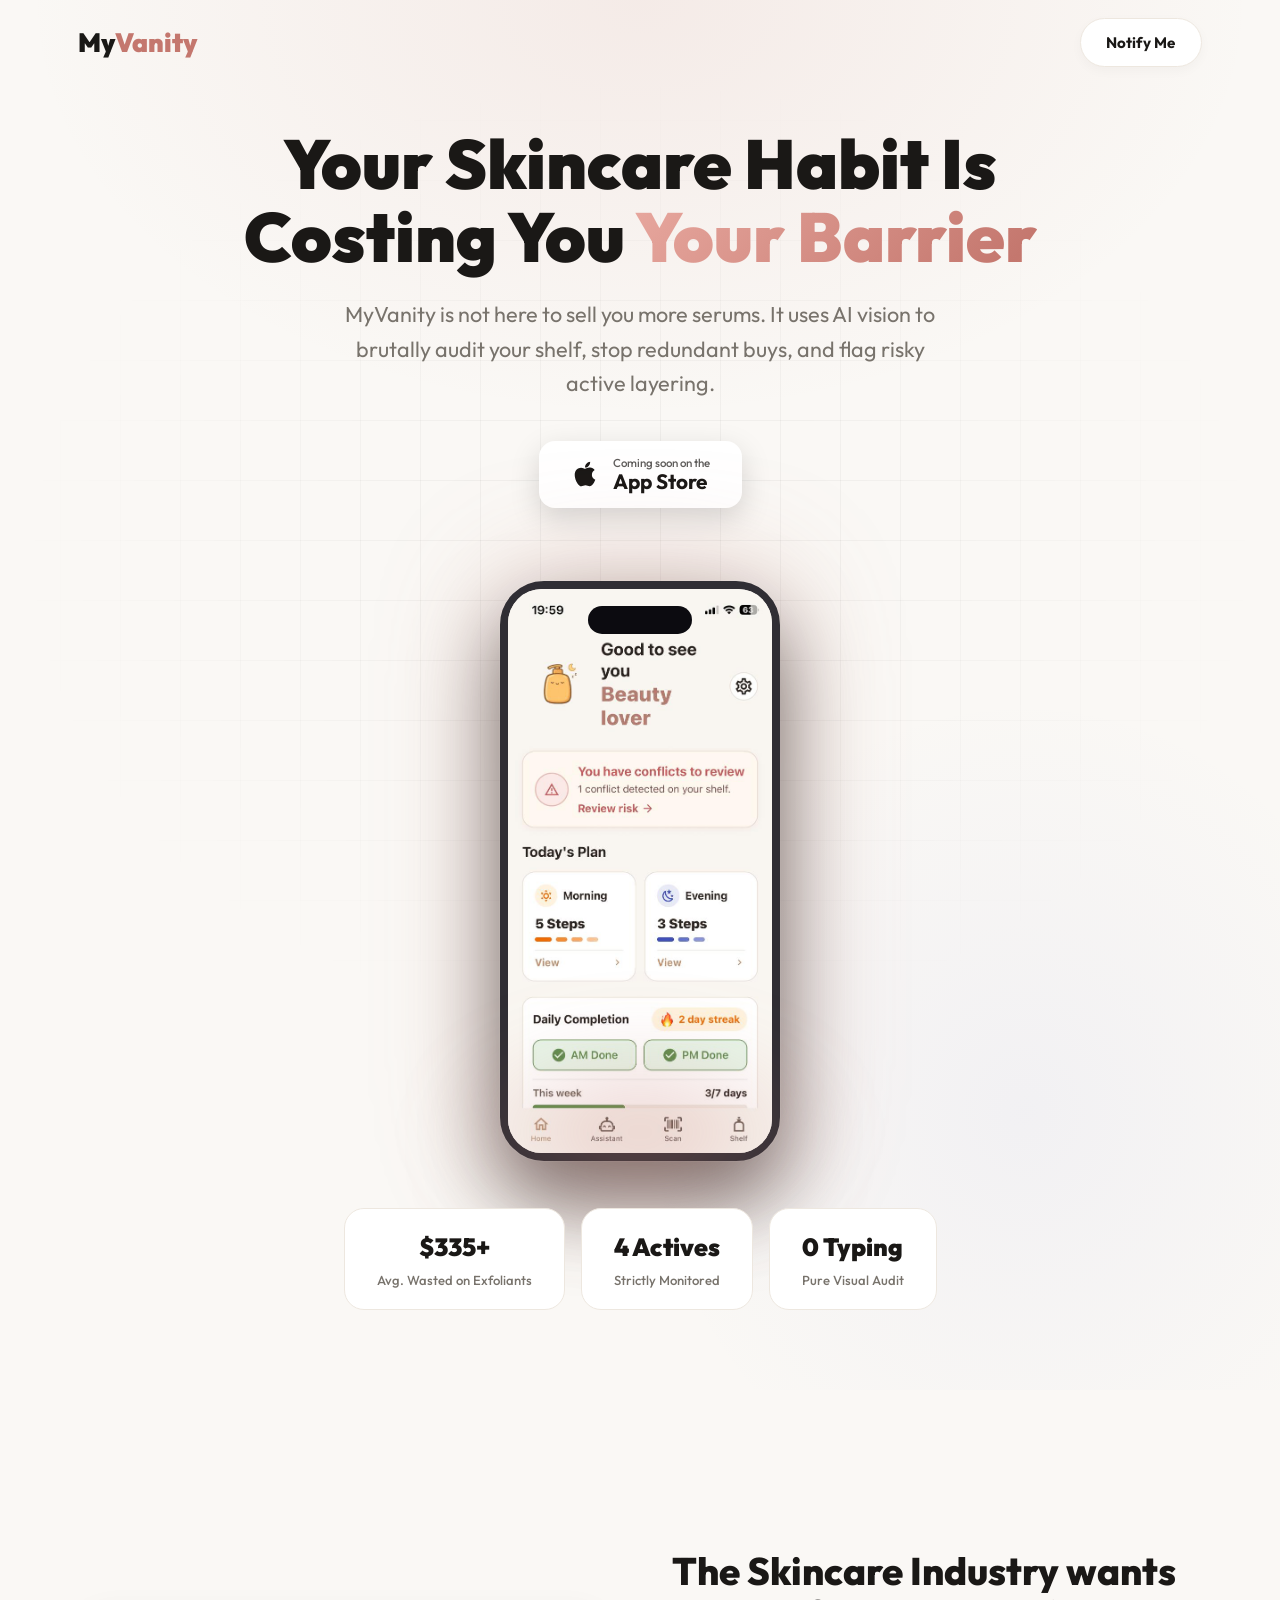
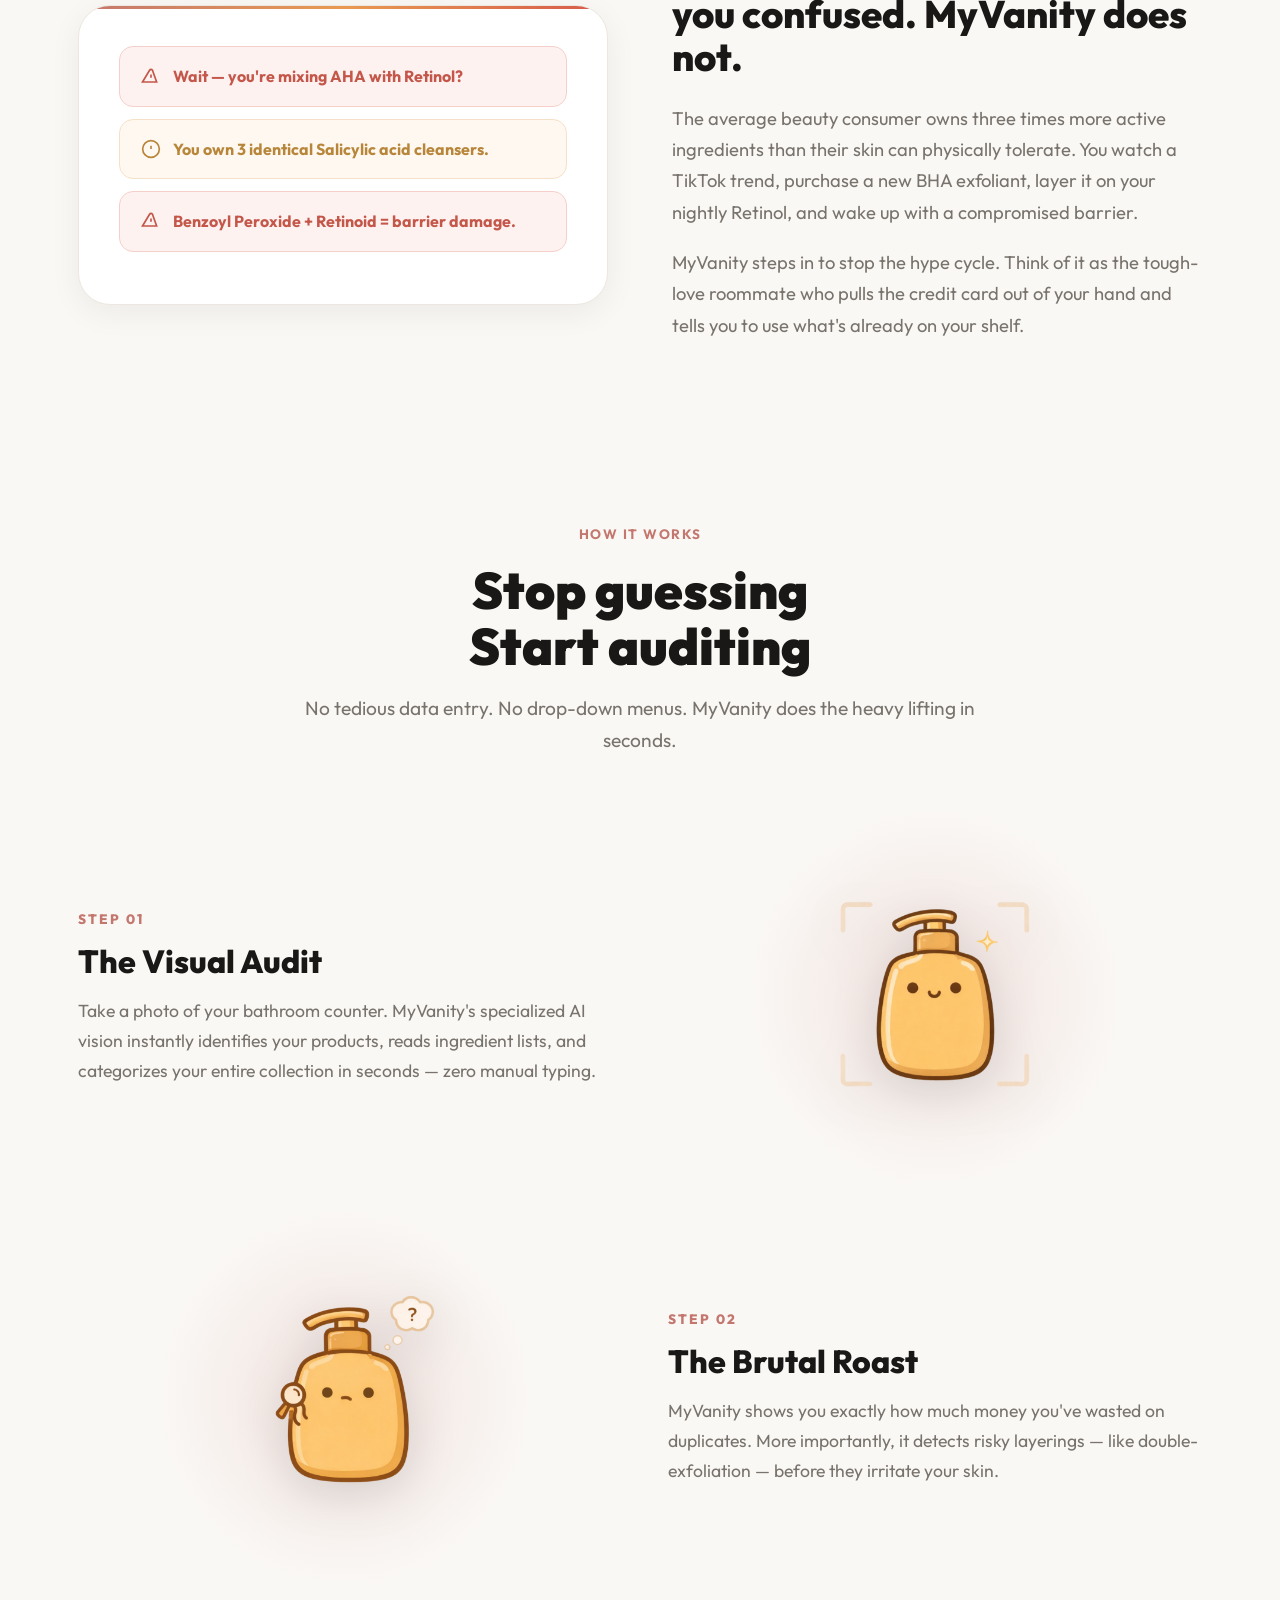
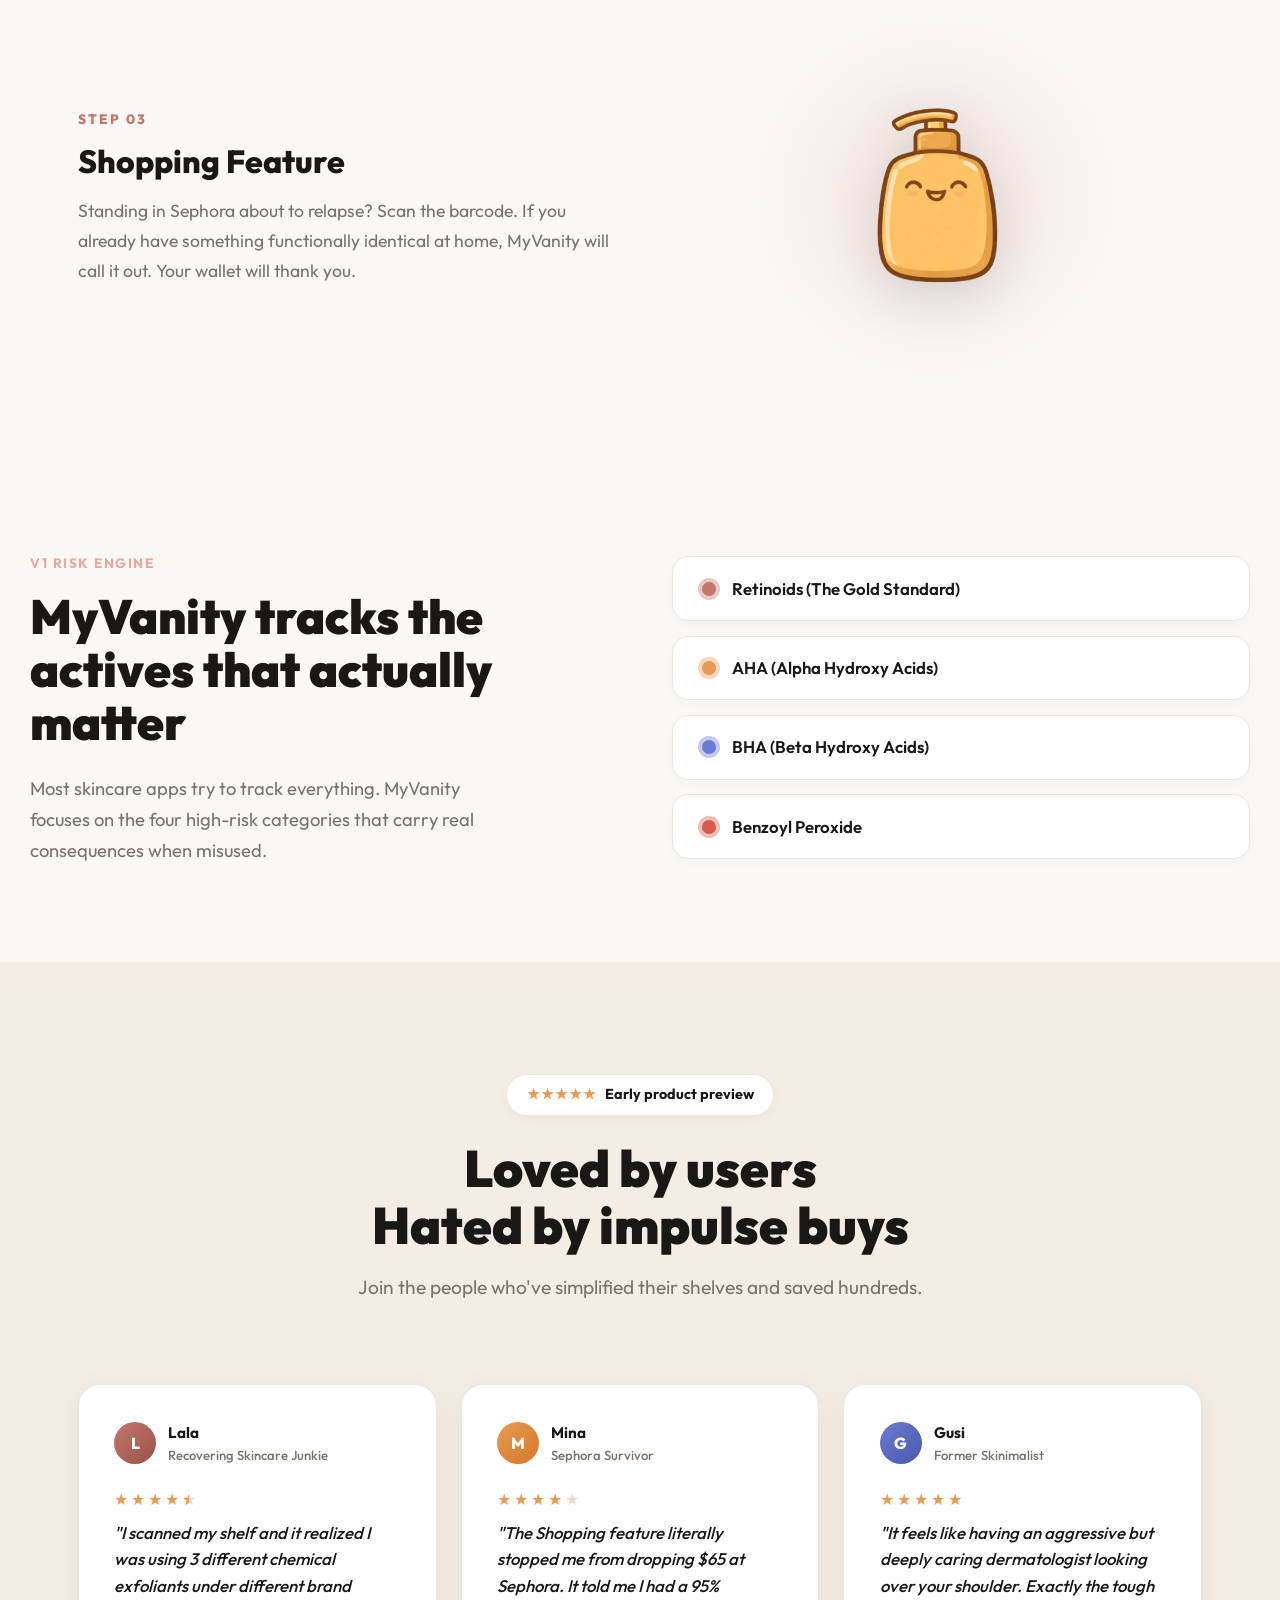
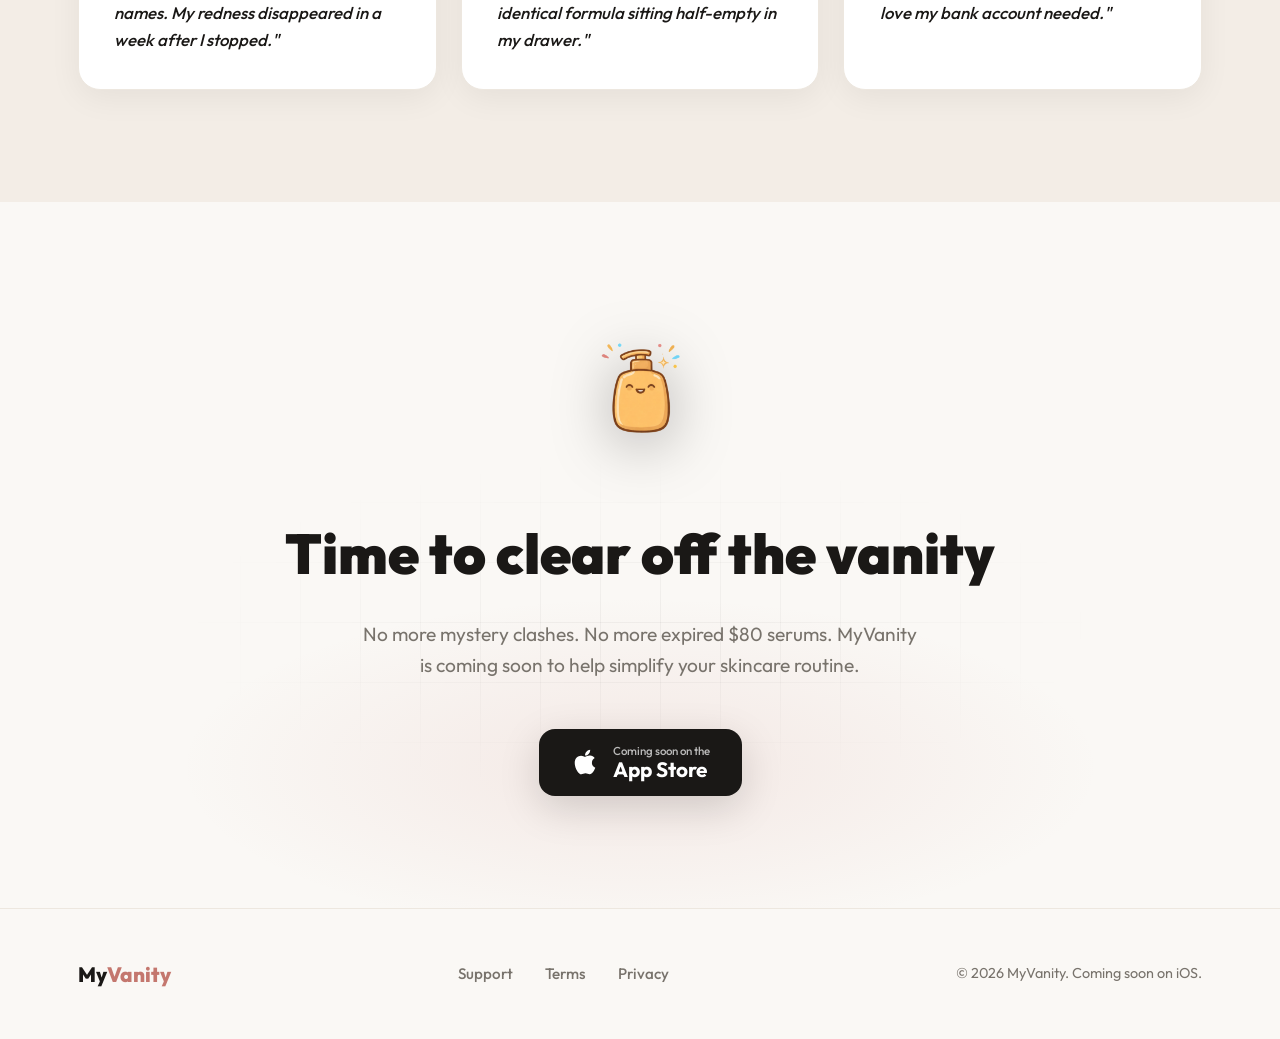
<file: index.html>
<!DOCTYPE html>
<html lang="en" class="no-js">

<head>
    <meta charset="UTF-8">
    <meta name="viewport" content="width=device-width, initial-scale=1.0">
    <title>MyVanity – Your Skincare Shelf Needs An Intervention</title>
    <meta name="description"
        content="MyVanity is the tough-love AI skincare assistant that audits your bathroom shelf, flags risky chemical layering, and stops you from buying redundant products. Coming soon on iOS.">
    <script>document.documentElement.classList.remove('no-js');</script>

    <!-- Google Fonts -->
    <link rel="preconnect" href="https://fonts.googleapis.com">
    <link rel="preconnect" href="https://fonts.gstatic.com" crossorigin>
    <link href="https://fonts.googleapis.com/css2?family=Outfit:wght@400;500;600;700;800;900&display=swap"
        rel="stylesheet">

    <link rel="stylesheet" href="styles.css">
</head>

<body>

    <!-- ===== HEADER ===== -->
    <header id="site-header">
        <div class="container header-inner">
            <div class="logo">My<span>Vanity</span></div>
            <a href="#download" class="nav-cta">Notify Me</a>
        </div>
    </header>

    <main>
        <!-- ===== HERO ===== -->
        <section class="hero-section" id="hero">
            <div class="container">
                <h1 class="hero-headline reveal reveal-delay-1">
                    Your Skincare Habit Is Costing You <span class="gradient-text">Your Barrier</span>
                </h1>

                <p class="hero-sub reveal reveal-delay-2">
                    MyVanity is not here to sell you more serums. It uses AI vision to brutally audit your shelf, stop
                    redundant buys, and flag risky active layering.
                </p>

                <div class="reveal reveal-delay-3">
                    <a href="mailto:support@myvanityai.com?subject=MyVanity%20iOS%20Launch%20Notification"
                        class="app-store-btn" id="hero-download-btn">
                        <svg viewBox="0 0 384 512" width="28" height="28" xmlns="http://www.w3.org/2000/svg">
                            <path fill="currentColor"
                                d="M318.7 268.7c-.2-36.7 16.4-64.4 50-84.8-18.8-26.9-47.2-41.7-84.7-44.6-35.5-2.8-74.3 20.7-88.5 20.7-15 0-49.4-19.7-76.4-19.7C63.3 141.2 4 184.8 4 273.5q0 39.3 14.4 81.2c12.8 36.7 59 126.7 107.2 125.2 25.2-.6 43-17.9 75.8-17.9 31.8 0 48.3 17.9 76.4 17.9 48.6-.7 90.4-82.5 102.6-119.3-65.2-30.7-61.7-90-61.7-91.9zm-56.6-164.2c27.3-32.4 24.8-61.9 24-72.5-24.1 1.4-52 16.4-67.9 34.9-17.5 19.8-27.8 44.3-25.6 71.9 26.1 2 49.9-11.4 69.5-34.3z" />
                        </svg>
                        <div class="btn-text">
                            <span class="small">Coming soon on the</span>
                            <span class="large">App Store</span>
                        </div>
                    </a>
                </div>

                <!-- Phone Mockup -->
                <div class="hero-visual reveal reveal-delay-4">
                    <div class="phone-mockup" id="phone-mockup">
                        <img src="UI.png" alt="MyVanity App Screenshot">
                    </div>

                    <div class="phone-glow"></div>
                </div>

                <!-- Stats -->
                <div class="hero-stats">
                    <div class="stat-pill reveal">
                        <span class="stat-num" data-count="340">$0</span>
                        <span class="stat-label">Avg. Wasted on Exfoliants</span>
                    </div>
                    <div class="stat-pill reveal reveal-delay-1">
                        <span class="stat-num">4 Actives</span>
                        <span class="stat-label">Strictly Monitored</span>
                    </div>
                    <div class="stat-pill reveal reveal-delay-2">
                        <span class="stat-num">0 Typing</span>
                        <span class="stat-label">Pure Visual Audit</span>
                    </div>
                </div>
            </div>
        </section>

        <!-- ===== PROBLEM ===== -->
        <section class="problem-section">
            <div class="container">
                <div class="problem-grid">
                    <div class="problem-visual reveal">
                        <div class="conflict-alert danger">
                            <svg viewBox="0 0 24 24" width="20" height="20" fill="none" stroke="currentColor"
                                stroke-width="2">
                                <path d="M10.29 3.86L1.82 18h16.94L13.71 3.86a2 2 0 0 0-3.42 0z"></path>
                                <line x1="12" y1="9" x2="12" y2="13"></line>
                                <line x1="12" y1="17" x2="12.01" y2="17"></line>
                            </svg>
                            Wait — you're mixing AHA with Retinol?
                        </div>
                        <div class="conflict-alert warning">
                            <svg viewBox="0 0 24 24" width="20" height="20" fill="none" stroke="currentColor"
                                stroke-width="2">
                                <circle cx="12" cy="12" r="10"></circle>
                                <line x1="12" y1="8" x2="12" y2="12"></line>
                                <line x1="12" y1="16" x2="12.01" y2="16"></line>
                            </svg>
                            You own 3 identical Salicylic acid cleansers.
                        </div>
                        <div class="conflict-alert danger">
                            <svg viewBox="0 0 24 24" width="20" height="20" fill="none" stroke="currentColor"
                                stroke-width="2">
                                <path d="M10.29 3.86L1.82 18h16.94L13.71 3.86a2 2 0 0 0-3.42 0z"></path>
                                <line x1="12" y1="9" x2="12" y2="13"></line>
                                <line x1="12" y1="17" x2="12.01" y2="17"></line>
                            </svg>
                            Benzoyl Peroxide + Retinoid = barrier damage.
                        </div>

                    </div>
                    <div class="problem-text reveal reveal-delay-1">
                        <h3>The Skincare Industry wants you confused. MyVanity does not.</h3>
                        <p>The average beauty consumer owns three times more active ingredients than their skin can
                            physically tolerate. You watch a TikTok trend, purchase a new BHA exfoliant, layer it on
                            your nightly Retinol, and wake up with a compromised barrier.</p>
                        <p>MyVanity steps in to stop the hype cycle. Think of it as the tough-love roommate who pulls
                            the credit card out of your hand and tells you to use what's already on your shelf.</p>
                    </div>
                </div>
            </div>
        </section>

        <!-- ===== FEATURES ===== -->
        <section class="features-section" id="features">
            <div class="container">
                <div class="section-header reveal">
                    <div class="section-label">How It Works</div>
                    <h2 class="section-title">Stop guessing<br>Start auditing</h2>
                    <p class="section-subtitle">No tedious data entry. No drop-down menus. MyVanity does the heavy
                        lifting
                        in seconds.</p>
                </div>

                <!-- Feature 1 -->
                <div class="feature-row reveal">
                    <div class="feature-text">
                        <div class="feature-step">Step 01</div>
                        <h3 class="feature-title">The Visual Audit</h3>
                        <p class="feature-desc">Take a photo of your bathroom counter. MyVanity's specialized AI vision
                            instantly identifies your products, reads ingredient lists, and categorizes your entire
                            collection in seconds — zero manual typing.</p>
                    </div>
                    <div class="feature-visual">
                        <div class="feature-img-wrap">
                            <img src="bottle_scan.png" alt="Scanning products">
                        </div>
                    </div>
                </div>

                <!-- Feature 2 -->
                <div class="feature-row reverse reveal">
                    <div class="feature-text">
                        <div class="feature-step">Step 02</div>
                        <h3 class="feature-title">The Brutal Roast</h3>
                        <p class="feature-desc">MyVanity shows you exactly how much money you've wasted on duplicates.
                            More
                            importantly, it detects risky layerings — like double-exfoliation — before they irritate
                            your skin.</p>
                    </div>
                    <div class="feature-visual">
                        <div class="feature-img-wrap">
                            <img src="bottle_thinking.png" alt="Shelf analysis">
                        </div>
                    </div>
                </div>

                <!-- Feature 3 -->
                <div class="feature-row reveal">
                    <div class="feature-text">
                        <div class="feature-step">Step 03</div>
                        <h3 class="feature-title">Shopping Feature</h3>
                        <p class="feature-desc">Standing in Sephora about to relapse? Scan the barcode. If you already
                            have something functionally identical at home, MyVanity will call it out. Your wallet will
                            thank you.</p>
                    </div>
                    <div class="feature-visual">
                        <div class="feature-img-wrap">
                            <img src="bottle_success.png" alt="Smart shopping">
                        </div>
                    </div>
                </div>
            </div>
        </section>

        <!-- ===== RISK ENGINE ===== -->
        <section class="risk-section">
            <div class="container risk-inner">
                <div class="risk-layout">
                    <div class="risk-text reveal">
                        <div class="section-label" style="color:var(--accent-light)">V1 Risk Engine</div>
                        <h2>MyVanity tracks the actives that actually matter</h2>
                        <p>Most skincare apps try to track everything. MyVanity focuses on the four high-risk categories
                            that
                            carry real consequences when misused.</p>
                    </div>
                    <div class="reveal reveal-delay-1">
                        <ul class="risk-list">
                            <li><span class="dot retinoid"></span> Retinoids (The Gold Standard)</li>
                            <li><span class="dot aha"></span> AHA (Alpha Hydroxy Acids)</li>
                            <li><span class="dot bha"></span> BHA (Beta Hydroxy Acids)</li>
                            <li><span class="dot bp"></span> Benzoyl Peroxide</li>
                        </ul>
                    </div>
                </div>
            </div>
        </section>

        <!-- ===== SOCIAL PROOF ===== -->
        <section class="proof-section">
            <div class="container">
                <div class="section-header reveal">
                    <div class="rating-badge">
                        <span class="stars">★★★★★</span>
                        <span>Early product preview</span>
                    </div>
                    <h2 class="section-title">Loved by users<br>Hated by impulse buys</h2>
                    <p class="section-subtitle">Join the people who've simplified their shelves and saved hundreds.</p>
                </div>
                <div class="review-grid">
                    <div class="review-card reveal">
                        <div class="review-header">
                            <div class="review-avatar"
                                style="background:linear-gradient(135deg, var(--color-retinoid), var(--accent-dark))">L
                            </div>
                            <div class="review-meta">
                                <span class="review-author">Lala</span>
                                <span class="review-handle">Recovering Skincare Junkie</span>
                            </div>
                        </div>
                        <div class="review-stars" aria-label="4.5 out of 5 stars">
                            <span class="star full">★</span>
                            <span class="star full">★</span>
                            <span class="star full">★</span>
                            <span class="star full">★</span>
                            <span class="star half">★</span>
                        </div>
                        <p class="review-text">"I scanned my shelf and it realized I was using 3 different chemical
                            exfoliants under different brand names. My redness disappeared in a week after I stopped."
                        </p>
                    </div>
                    <div class="review-card reveal reveal-delay-1">
                        <div class="review-header">
                            <div class="review-avatar"
                                style="background:linear-gradient(135deg, var(--color-aha), #D4782A)">M</div>
                            <div class="review-meta">
                                <span class="review-author">Mina</span>
                                <span class="review-handle">Sephora Survivor</span>
                            </div>
                        </div>
                        <div class="review-stars" aria-label="4 out of 5 stars">
                            <span class="star full">★</span>
                            <span class="star full">★</span>
                            <span class="star full">★</span>
                            <span class="star full">★</span>
                            <span class="star empty">★</span>
                        </div>
                        <p class="review-text">"The Shopping feature literally stopped me from dropping $65 at Sephora.
                            It told me I had a 95% identical formula sitting half-empty in my drawer."</p>
                    </div>
                    <div class="review-card reveal reveal-delay-2">
                        <div class="review-header">
                            <div class="review-avatar"
                                style="background:linear-gradient(135deg, var(--color-bha), #4A58A8)">G</div>
                            <div class="review-meta">
                                <span class="review-author">Gusi</span>
                                <span class="review-handle">Former Skinimalist</span>
                            </div>
                        </div>
                        <div class="review-stars" aria-label="5 out of 5 stars">
                            <span class="star full">★</span>
                            <span class="star full">★</span>
                            <span class="star full">★</span>
                            <span class="star full">★</span>
                            <span class="star full">★</span>
                        </div>
                        <p class="review-text">"It feels like having an aggressive but deeply caring dermatologist
                            looking over your shoulder. Exactly the tough love my bank account needed."</p>
                    </div>
                </div>
            </div>
        </section>

        <!-- ===== CTA ===== -->
        <section class="cta-section" id="download">
            <div class="container">
                <img src="bottle_celebration.png" alt="Celebrating mascot" class="cta-mascot reveal">

                <h2 class="cta-headline reveal reveal-delay-1">Time to clear off the vanity</h2>
                <p class="cta-sub reveal reveal-delay-2">No more mystery clashes. No more expired $80 serums. MyVanity
                    is coming soon to help simplify your skincare routine.</p>

                <div class="cta-btn-wrap reveal reveal-delay-3">
                    <a href="mailto:support@myvanityai.com?subject=MyVanity%20iOS%20Launch%20Notification"
                        class="app-store-btn cta-btn" id="cta-download-btn">
                        <svg viewBox="0 0 384 512" width="28" height="28" xmlns="http://www.w3.org/2000/svg">
                            <path fill="currentColor"
                                d="M318.7 268.7c-.2-36.7 16.4-64.4 50-84.8-18.8-26.9-47.2-41.7-84.7-44.6-35.5-2.8-74.3 20.7-88.5 20.7-15 0-49.4-19.7-76.4-19.7C63.3 141.2 4 184.8 4 273.5q0 39.3 14.4 81.2c12.8 36.7 59 126.7 107.2 125.2 25.2-.6 43-17.9 75.8-17.9 31.8 0 48.3 17.9 76.4 17.9 48.6-.7 90.4-82.5 102.6-119.3-65.2-30.7-61.7-90-61.7-91.9zm-56.6-164.2c27.3-32.4 24.8-61.9 24-72.5-24.1 1.4-52 16.4-67.9 34.9-17.5 19.8-27.8 44.3-25.6 71.9 26.1 2 49.9-11.4 69.5-34.3z" />
                        </svg>
                        <div class="btn-text">
                            <span class="small">Coming soon on the</span>
                            <span class="large">App Store</span>
                        </div>
                    </a>
                </div>
            </div>
        </section>
    </main>

    <!-- ===== FOOTER ===== -->
    <footer>
        <div class="container footer-inner">
            <div class="footer-logo">My<span>Vanity</span></div>
            <div class="footer-links">
                <a href="support.html">Support</a>
                <a href="terms.html">Terms</a>
                <a href="privacy-policy.html">Privacy</a>
            </div>
            <p class="copyright">© 2026 MyVanity. Coming soon on iOS.</p>
        </div>
    </footer>

    <script src="script.js"></script>
</body>

</html>
</file>
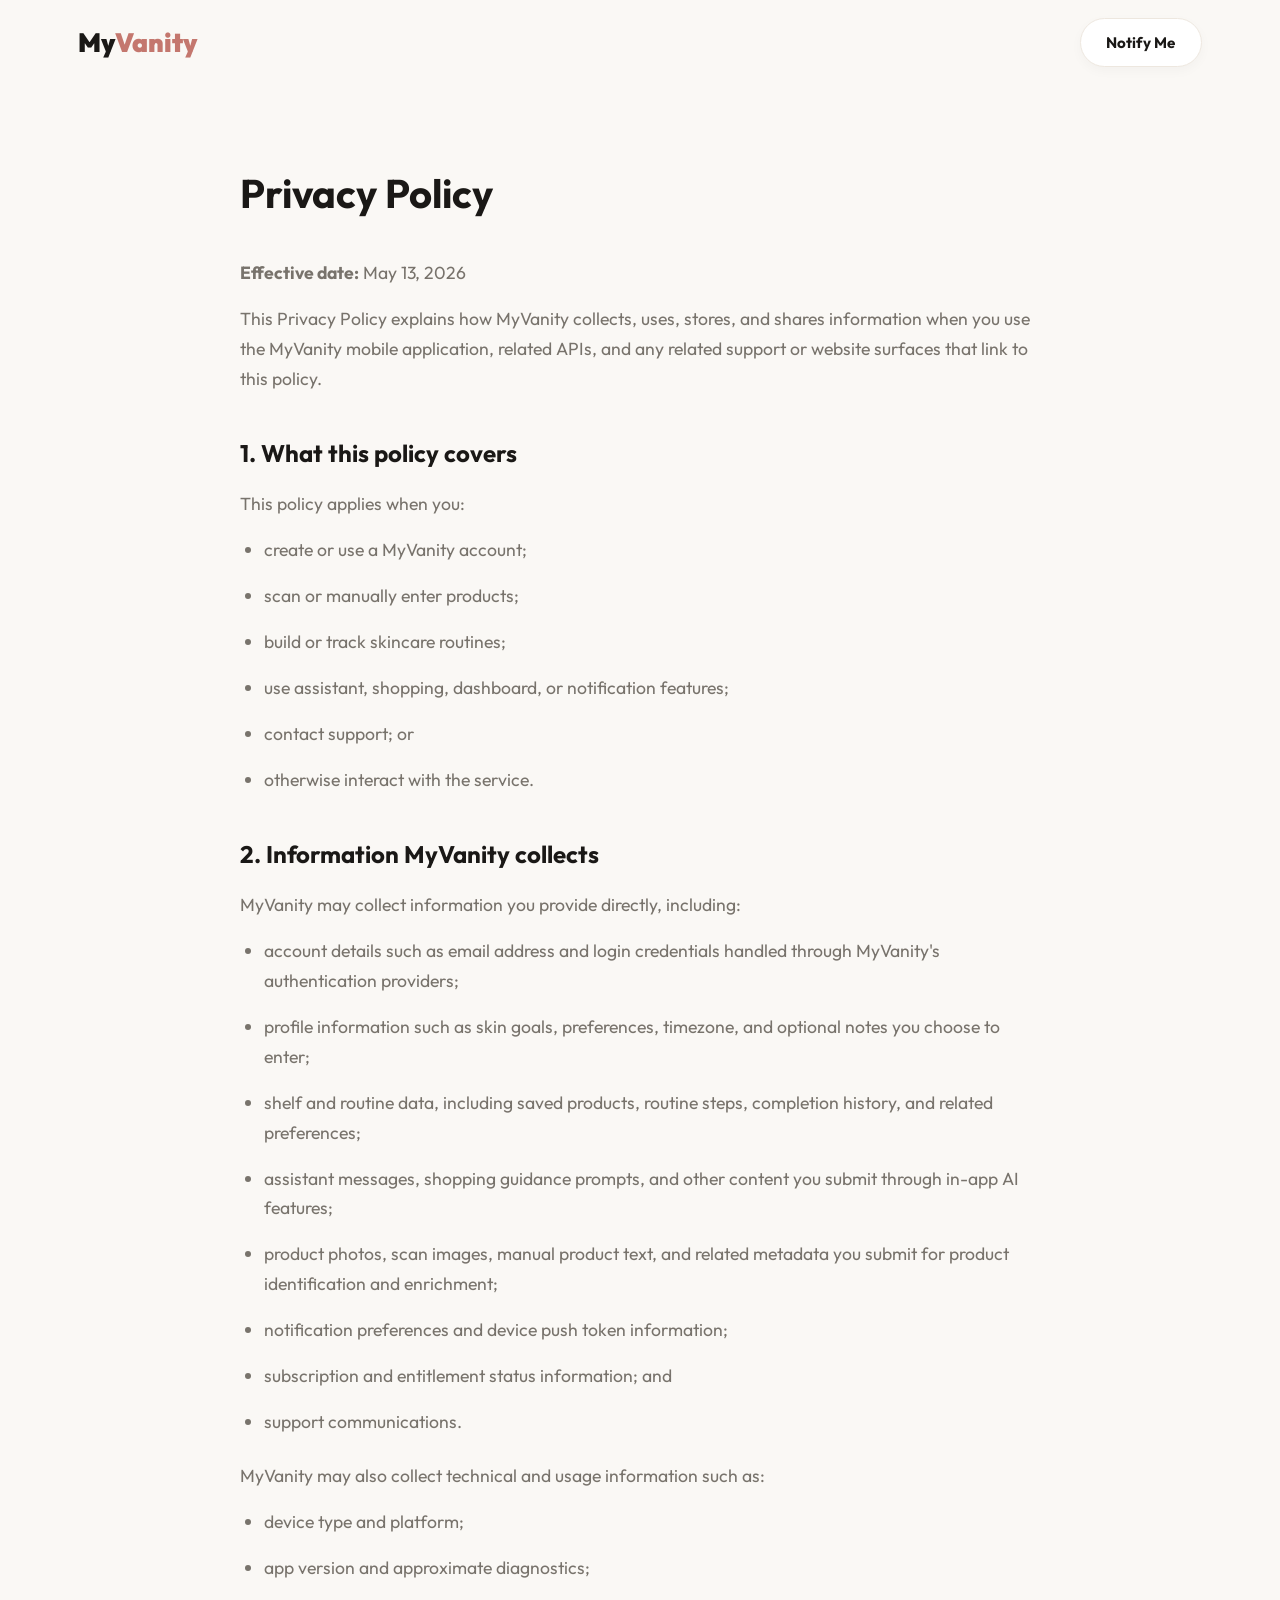
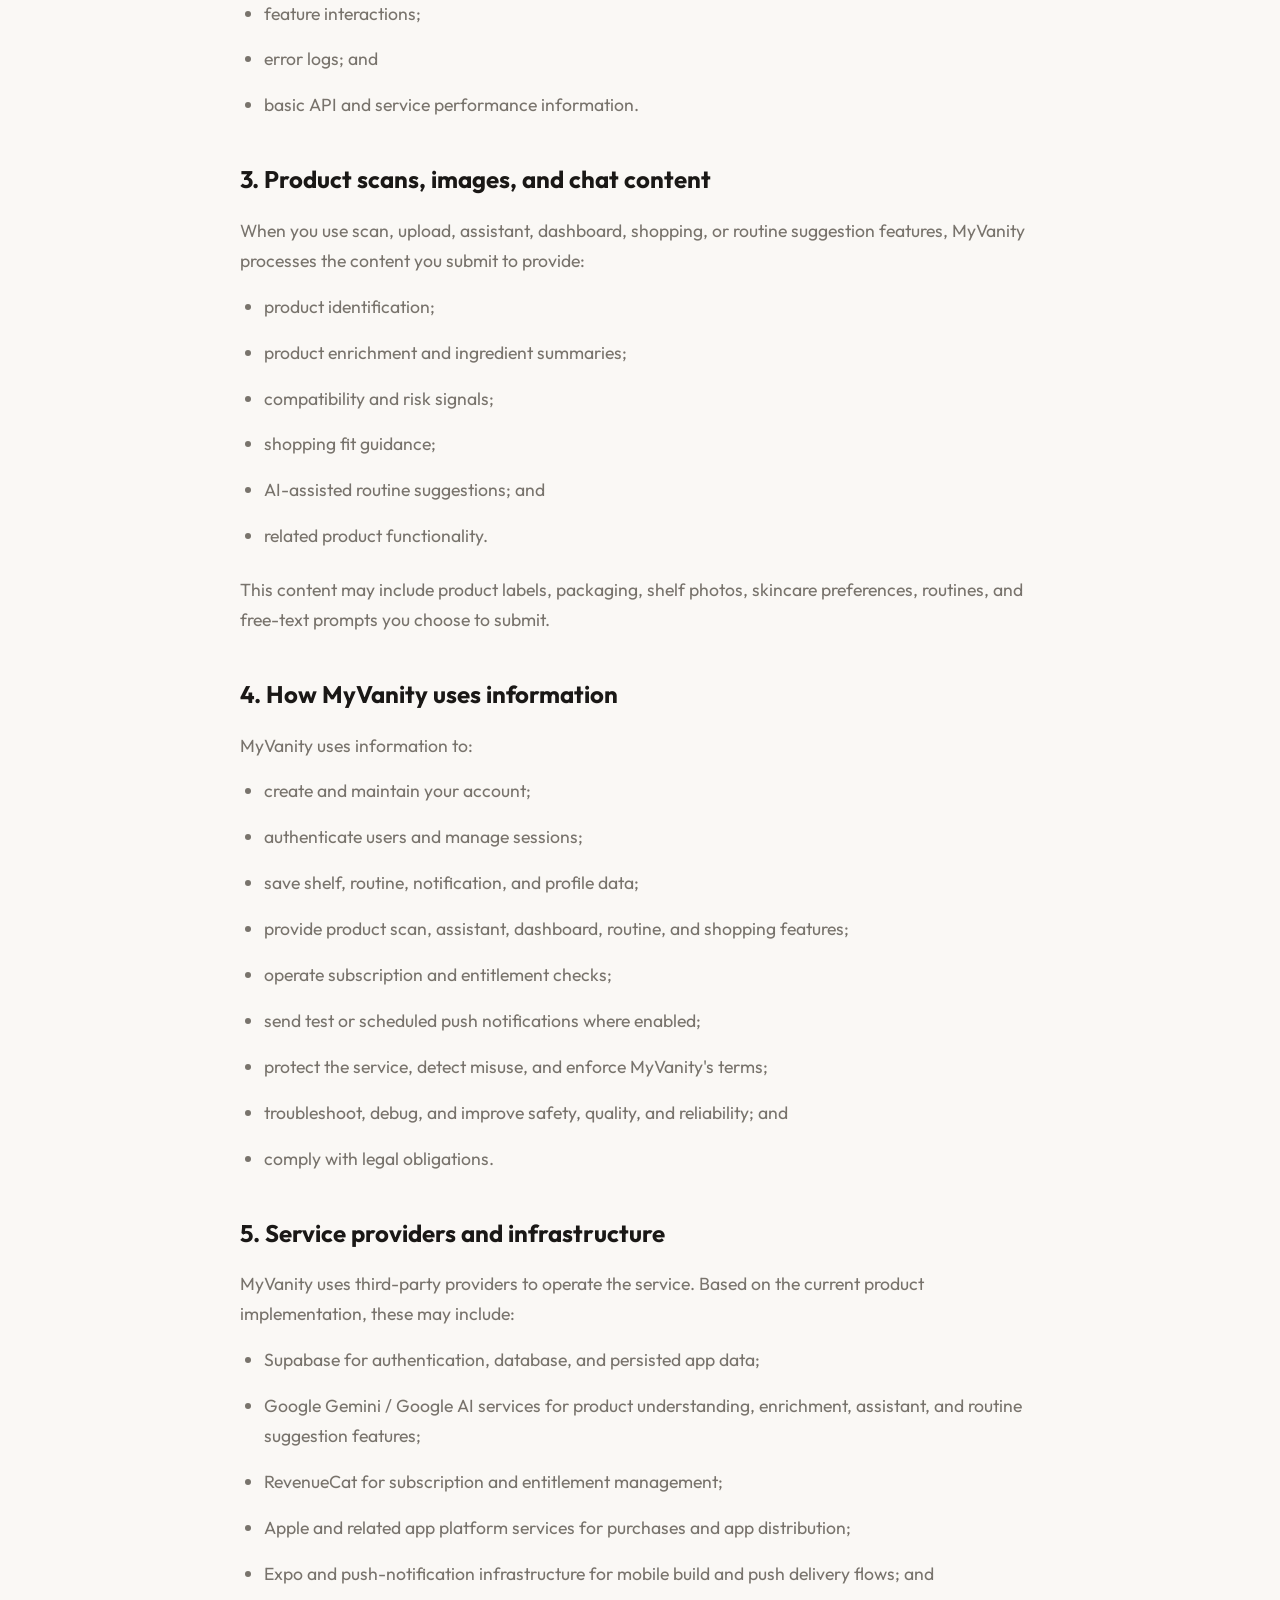
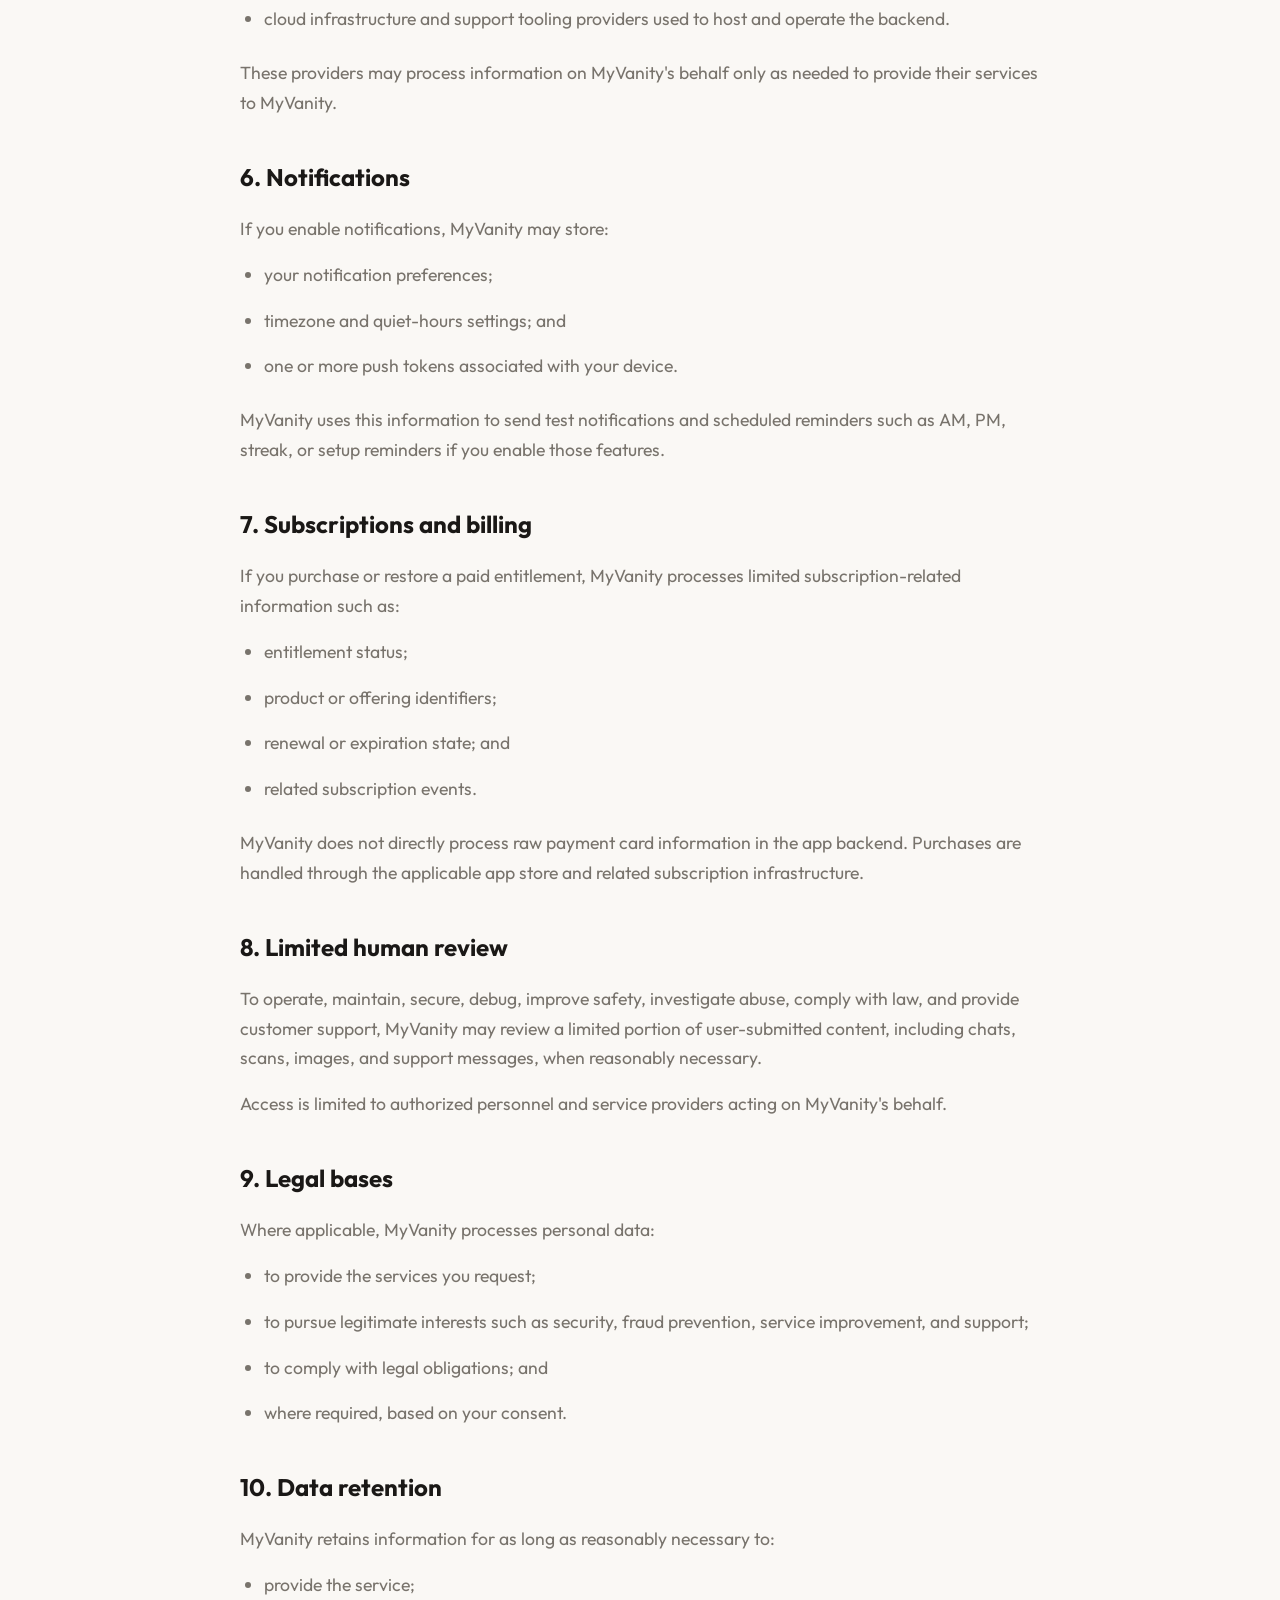
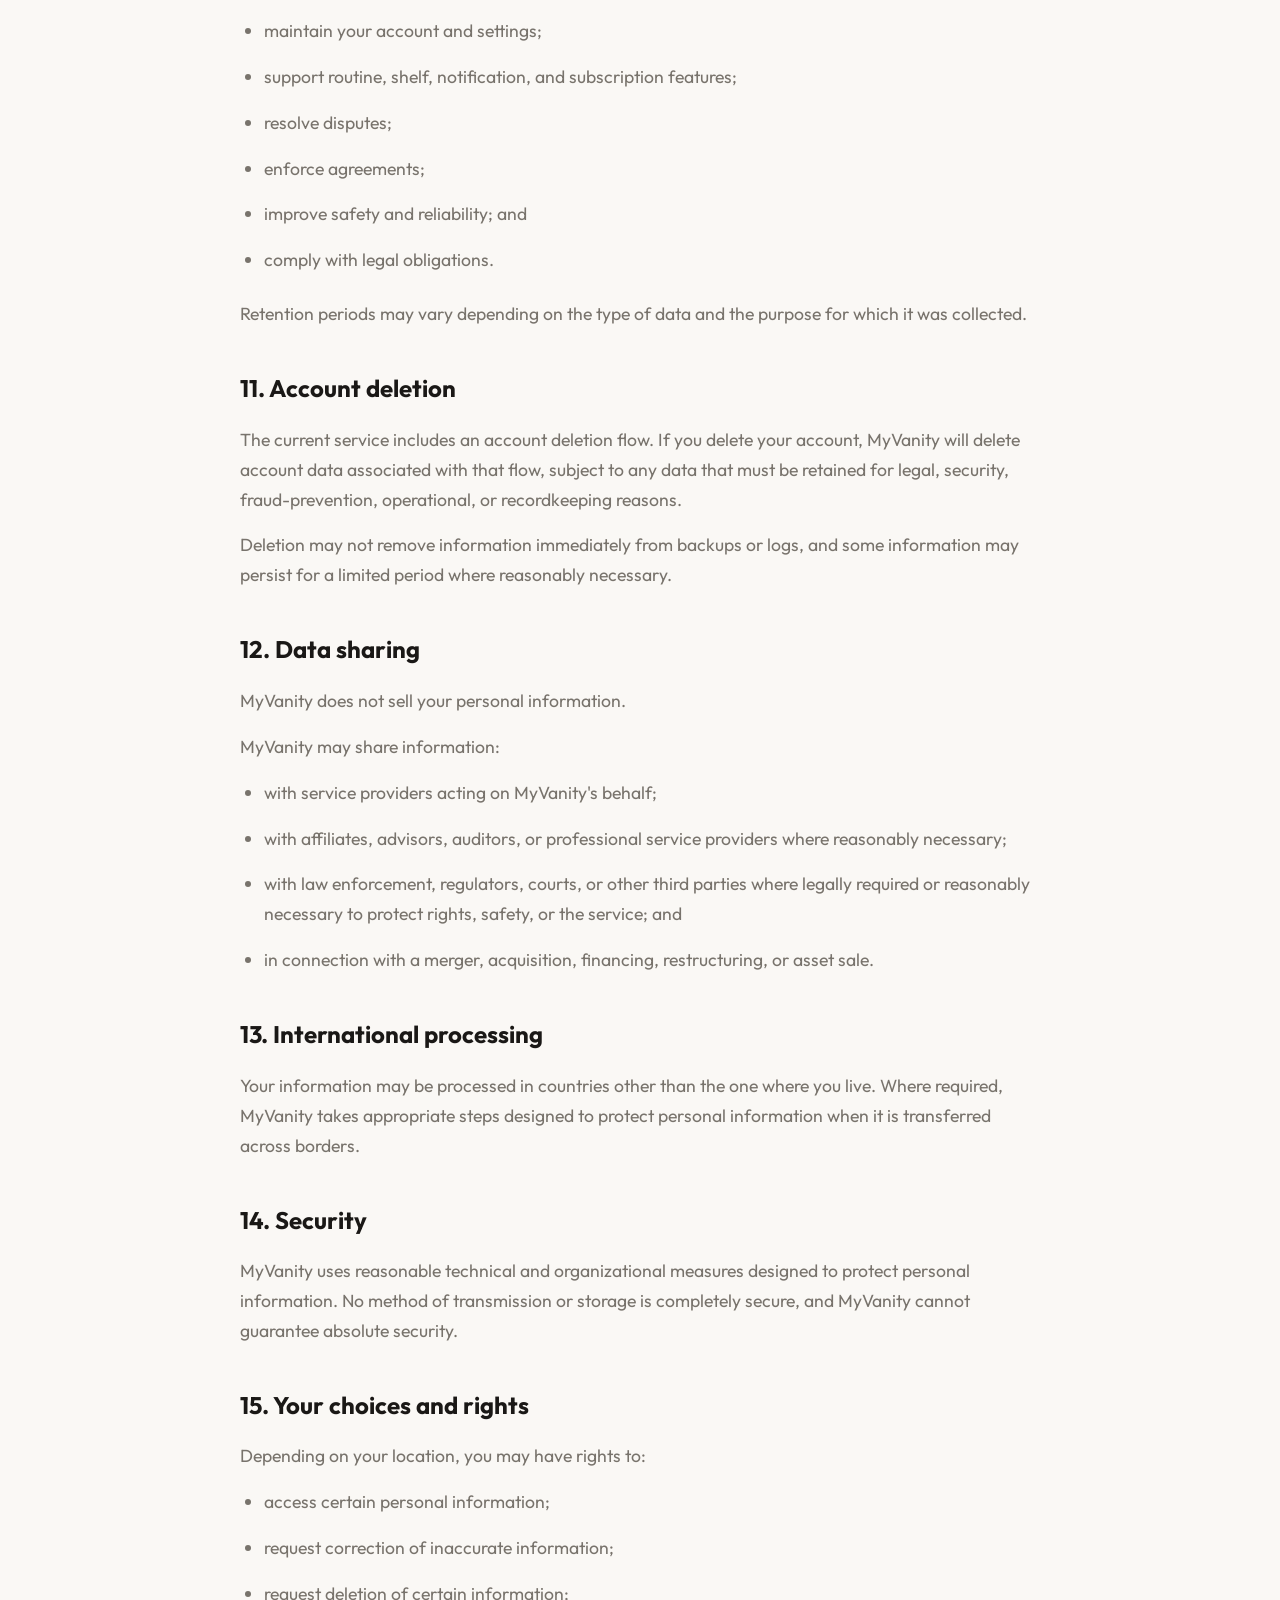
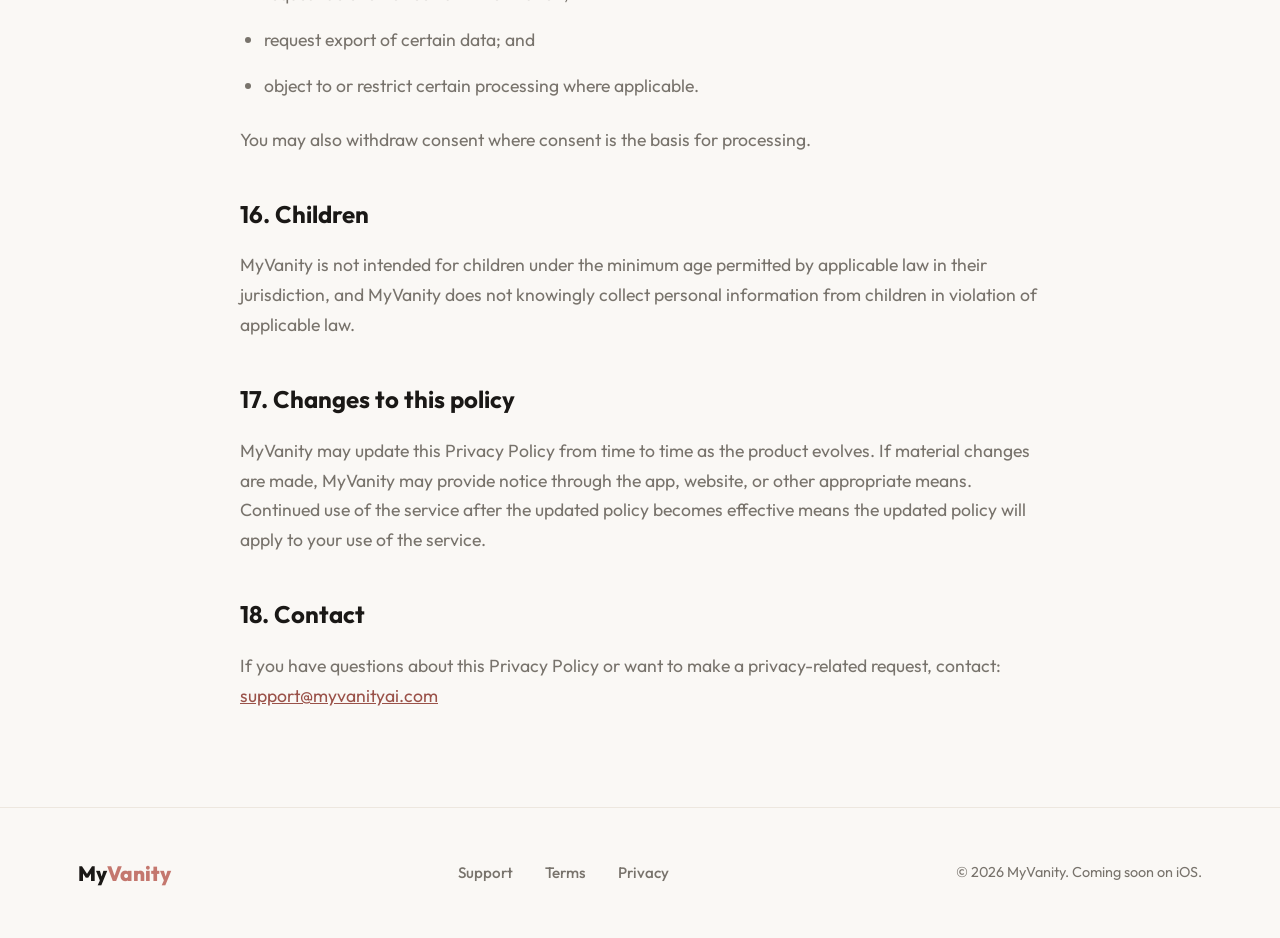
<file: privacy-policy.html>
<!DOCTYPE html>
<html lang="en">
<head>
    <meta charset="UTF-8">
    <meta name="viewport" content="width=device-width, initial-scale=1.0">
    <title>Privacy Policy – MyVanity</title>
    <!-- Google Fonts -->
    <link rel="preconnect" href="https://fonts.googleapis.com">
    <link rel="preconnect" href="https://fonts.gstatic.com" crossorigin>
    <link href="https://fonts.googleapis.com/css2?family=Outfit:wght@400;500;600;700;800;900&display=swap" rel="stylesheet">
    <link rel="stylesheet" href="styles.css">
</head>
<body>
    <!-- ===== HEADER ===== -->
    <header id="site-header">
        <div class="container header-inner">
            <a href="index.html" class="logo" style="text-decoration:none;">My<span>Vanity</span></a>
            <a href="index.html#download" class="nav-cta">Notify Me</a>
        </div>
    </header>

    <main class="legal-page">
        <h1>Privacy Policy</h1>
        <p><strong>Effective date:</strong> May 13, 2026</p>
        <p>This Privacy Policy explains how MyVanity collects, uses, stores, and shares information when you use the MyVanity mobile application, related APIs, and any related support or website surfaces that link to this policy.</p>

        <h2>1. What this policy covers</h2>
        <p>This policy applies when you:</p>
        <ul>
            <li>create or use a MyVanity account;</li>
            <li>scan or manually enter products;</li>
            <li>build or track skincare routines;</li>
            <li>use assistant, shopping, dashboard, or notification features;</li>
            <li>contact support; or</li>
            <li>otherwise interact with the service.</li>
        </ul>

        <h2>2. Information MyVanity collects</h2>
        <p>MyVanity may collect information you provide directly, including:</p>
        <ul>
            <li>account details such as email address and login credentials handled through MyVanity's authentication providers;</li>
            <li>profile information such as skin goals, preferences, timezone, and optional notes you choose to enter;</li>
            <li>shelf and routine data, including saved products, routine steps, completion history, and related preferences;</li>
            <li>assistant messages, shopping guidance prompts, and other content you submit through in-app AI features;</li>
            <li>product photos, scan images, manual product text, and related metadata you submit for product identification and enrichment;</li>
            <li>notification preferences and device push token information;</li>
            <li>subscription and entitlement status information; and</li>
            <li>support communications.</li>
        </ul>
        <p>MyVanity may also collect technical and usage information such as:</p>
        <ul>
            <li>device type and platform;</li>
            <li>app version and approximate diagnostics;</li>
            <li>feature interactions;</li>
            <li>error logs; and</li>
            <li>basic API and service performance information.</li>
        </ul>

        <h2>3. Product scans, images, and chat content</h2>
        <p>When you use scan, upload, assistant, dashboard, shopping, or routine suggestion features, MyVanity processes the content you submit to provide:</p>
        <ul>
            <li>product identification;</li>
            <li>product enrichment and ingredient summaries;</li>
            <li>compatibility and risk signals;</li>
            <li>shopping fit guidance;</li>
            <li>AI-assisted routine suggestions; and</li>
            <li>related product functionality.</li>
        </ul>
        <p>This content may include product labels, packaging, shelf photos, skincare preferences, routines, and free-text prompts you choose to submit.</p>

        <h2>4. How MyVanity uses information</h2>
        <p>MyVanity uses information to:</p>
        <ul>
            <li>create and maintain your account;</li>
            <li>authenticate users and manage sessions;</li>
            <li>save shelf, routine, notification, and profile data;</li>
            <li>provide product scan, assistant, dashboard, routine, and shopping features;</li>
            <li>operate subscription and entitlement checks;</li>
            <li>send test or scheduled push notifications where enabled;</li>
            <li>protect the service, detect misuse, and enforce MyVanity's terms;</li>
            <li>troubleshoot, debug, and improve safety, quality, and reliability; and</li>
            <li>comply with legal obligations.</li>
        </ul>

        <h2>5. Service providers and infrastructure</h2>
        <p>MyVanity uses third-party providers to operate the service. Based on the current product implementation, these may include:</p>
        <ul>
            <li>Supabase for authentication, database, and persisted app data;</li>
            <li>Google Gemini / Google AI services for product understanding, enrichment, assistant, and routine suggestion features;</li>
            <li>RevenueCat for subscription and entitlement management;</li>
            <li>Apple and related app platform services for purchases and app distribution;</li>
            <li>Expo and push-notification infrastructure for mobile build and push delivery flows; and</li>
            <li>cloud infrastructure and support tooling providers used to host and operate the backend.</li>
        </ul>
        <p>These providers may process information on MyVanity's behalf only as needed to provide their services to MyVanity.</p>

        <h2>6. Notifications</h2>
        <p>If you enable notifications, MyVanity may store:</p>
        <ul>
            <li>your notification preferences;</li>
            <li>timezone and quiet-hours settings; and</li>
            <li>one or more push tokens associated with your device.</li>
        </ul>
        <p>MyVanity uses this information to send test notifications and scheduled reminders such as AM, PM, streak, or setup reminders if you enable those features.</p>

        <h2>7. Subscriptions and billing</h2>
        <p>If you purchase or restore a paid entitlement, MyVanity processes limited subscription-related information such as:</p>
        <ul>
            <li>entitlement status;</li>
            <li>product or offering identifiers;</li>
            <li>renewal or expiration state; and</li>
            <li>related subscription events.</li>
        </ul>
        <p>MyVanity does not directly process raw payment card information in the app backend. Purchases are handled through the applicable app store and related subscription infrastructure.</p>

        <h2>8. Limited human review</h2>
        <p>To operate, maintain, secure, debug, improve safety, investigate abuse, comply with law, and provide customer support, MyVanity may review a limited portion of user-submitted content, including chats, scans, images, and support messages, when reasonably necessary.</p>
        <p>Access is limited to authorized personnel and service providers acting on MyVanity's behalf.</p>

        <h2>9. Legal bases</h2>
        <p>Where applicable, MyVanity processes personal data:</p>
        <ul>
            <li>to provide the services you request;</li>
            <li>to pursue legitimate interests such as security, fraud prevention, service improvement, and support;</li>
            <li>to comply with legal obligations; and</li>
            <li>where required, based on your consent.</li>
        </ul>

        <h2>10. Data retention</h2>
        <p>MyVanity retains information for as long as reasonably necessary to:</p>
        <ul>
            <li>provide the service;</li>
            <li>maintain your account and settings;</li>
            <li>support routine, shelf, notification, and subscription features;</li>
            <li>resolve disputes;</li>
            <li>enforce agreements;</li>
            <li>improve safety and reliability; and</li>
            <li>comply with legal obligations.</li>
        </ul>
        <p>Retention periods may vary depending on the type of data and the purpose for which it was collected.</p>

        <h2>11. Account deletion</h2>
        <p>The current service includes an account deletion flow. If you delete your account, MyVanity will delete account data associated with that flow, subject to any data that must be retained for legal, security, fraud-prevention, operational, or recordkeeping reasons.</p>
        <p>Deletion may not remove information immediately from backups or logs, and some information may persist for a limited period where reasonably necessary.</p>

        <h2>12. Data sharing</h2>
        <p>MyVanity does not sell your personal information.</p>
        <p>MyVanity may share information:</p>
        <ul>
            <li>with service providers acting on MyVanity's behalf;</li>
            <li>with affiliates, advisors, auditors, or professional service providers where reasonably necessary;</li>
            <li>with law enforcement, regulators, courts, or other third parties where legally required or reasonably necessary to protect rights, safety, or the service; and</li>
            <li>in connection with a merger, acquisition, financing, restructuring, or asset sale.</li>
        </ul>

        <h2>13. International processing</h2>
        <p>Your information may be processed in countries other than the one where you live. Where required, MyVanity takes appropriate steps designed to protect personal information when it is transferred across borders.</p>

        <h2>14. Security</h2>
        <p>MyVanity uses reasonable technical and organizational measures designed to protect personal information. No method of transmission or storage is completely secure, and MyVanity cannot guarantee absolute security.</p>

        <h2>15. Your choices and rights</h2>
        <p>Depending on your location, you may have rights to:</p>
        <ul>
            <li>access certain personal information;</li>
            <li>request correction of inaccurate information;</li>
            <li>request deletion of certain information;</li>
            <li>request export of certain data; and</li>
            <li>object to or restrict certain processing where applicable.</li>
        </ul>
        <p>You may also withdraw consent where consent is the basis for processing.</p>

        <h2>16. Children</h2>
        <p>MyVanity is not intended for children under the minimum age permitted by applicable law in their jurisdiction, and MyVanity does not knowingly collect personal information from children in violation of applicable law.</p>

        <h2>17. Changes to this policy</h2>
        <p>MyVanity may update this Privacy Policy from time to time as the product evolves. If material changes are made, MyVanity may provide notice through the app, website, or other appropriate means. Continued use of the service after the updated policy becomes effective means the updated policy will apply to your use of the service.</p>

        <h2>18. Contact</h2>
        <p>If you have questions about this Privacy Policy or want to make a privacy-related request, contact: <a href="mailto:support@myvanityai.com">support@myvanityai.com</a></p>
    </main>

    <!-- ===== FOOTER ===== -->
    <footer>
        <div class="container footer-inner">
            <a href="index.html" class="footer-logo" style="text-decoration:none;">My<span>Vanity</span></a>
            <div class="footer-links">
                <a href="support.html">Support</a>
                <a href="terms.html">Terms</a>
                <a href="privacy-policy.html">Privacy</a>
            </div>
            <p class="copyright">© 2026 MyVanity. Coming soon on iOS.</p>
        </div>
    </footer>

    <script src="script.js"></script>
</body>
</html>
</file>
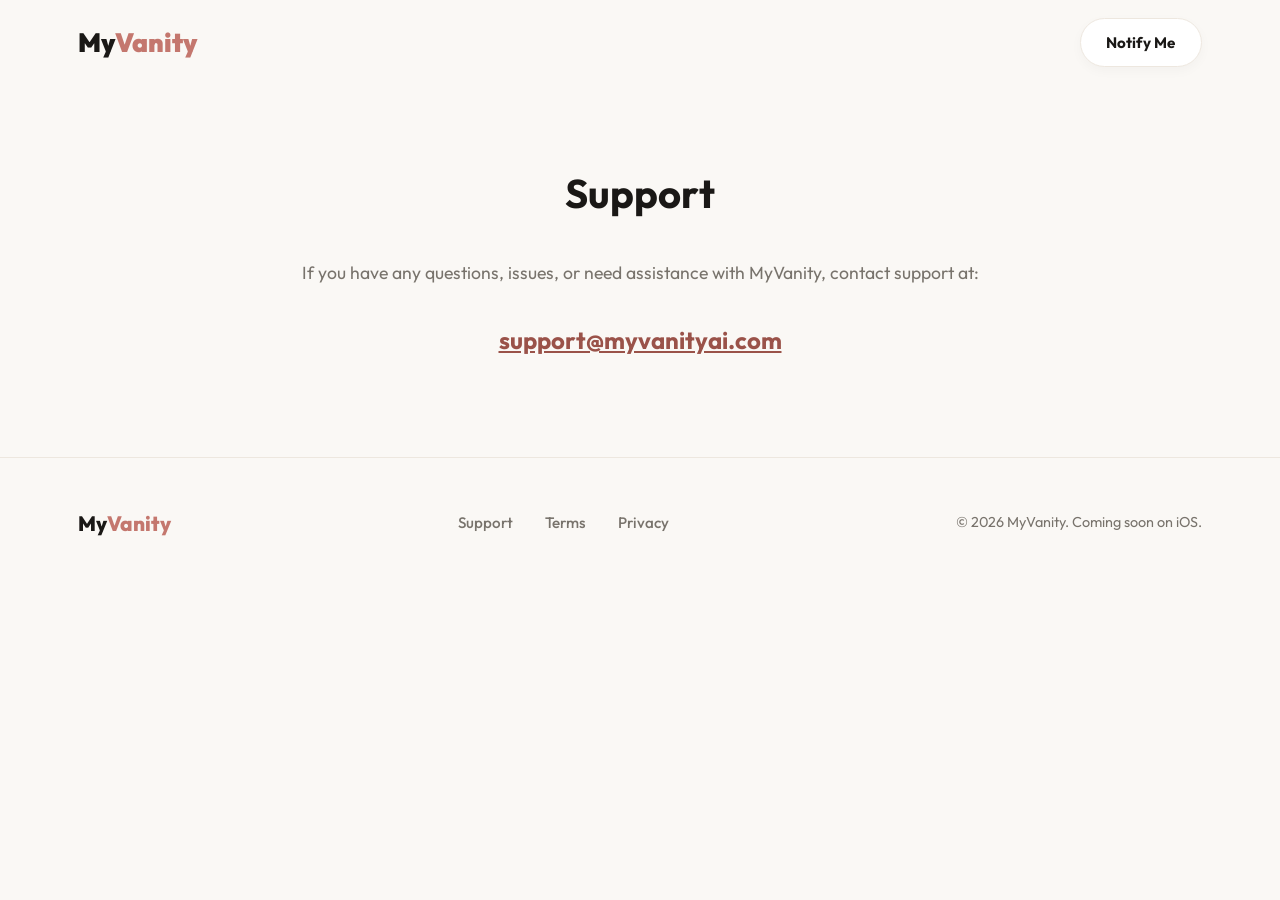
<file: support.html>
<!DOCTYPE html>
<html lang="en">
<head>
    <meta charset="UTF-8">
    <meta name="viewport" content="width=device-width, initial-scale=1.0">
    <title>Support – MyVanity</title>
    <!-- Google Fonts -->
    <link rel="preconnect" href="https://fonts.googleapis.com">
    <link rel="preconnect" href="https://fonts.gstatic.com" crossorigin>
    <link href="https://fonts.googleapis.com/css2?family=Outfit:wght@400;500;600;700;800;900&display=swap" rel="stylesheet">
    <link rel="stylesheet" href="styles.css">
</head>
<body>
    <!-- ===== HEADER ===== -->
    <header id="site-header">
        <div class="container header-inner">
            <a href="index.html" class="logo" style="text-decoration:none;">My<span>Vanity</span></a>
            <a href="index.html#download" class="nav-cta">Notify Me</a>
        </div>
    </header>

    <main class="legal-page" style="text-align: center; min-height: 50vh; display: flex; flex-direction: column; justify-content: center;">
        <h1>Support</h1>
        <p>If you have any questions, issues, or need assistance with MyVanity, contact support at:</p>
        <p style="font-size: 1.5rem; margin-top: 1rem;">
            <a href="mailto:support@myvanityai.com" style="font-weight: 700;">support@myvanityai.com</a>
        </p>
    </main>

    <!-- ===== FOOTER ===== -->
    <footer>
        <div class="container footer-inner">
            <a href="index.html" class="footer-logo" style="text-decoration:none;">My<span>Vanity</span></a>
            <div class="footer-links">
                <a href="support.html">Support</a>
                <a href="terms.html">Terms</a>
                <a href="privacy-policy.html">Privacy</a>
            </div>
            <p class="copyright">© 2026 MyVanity. Coming soon on iOS.</p>
        </div>
    </footer>

    <script src="script.js"></script>
</body>
</html>
</file>
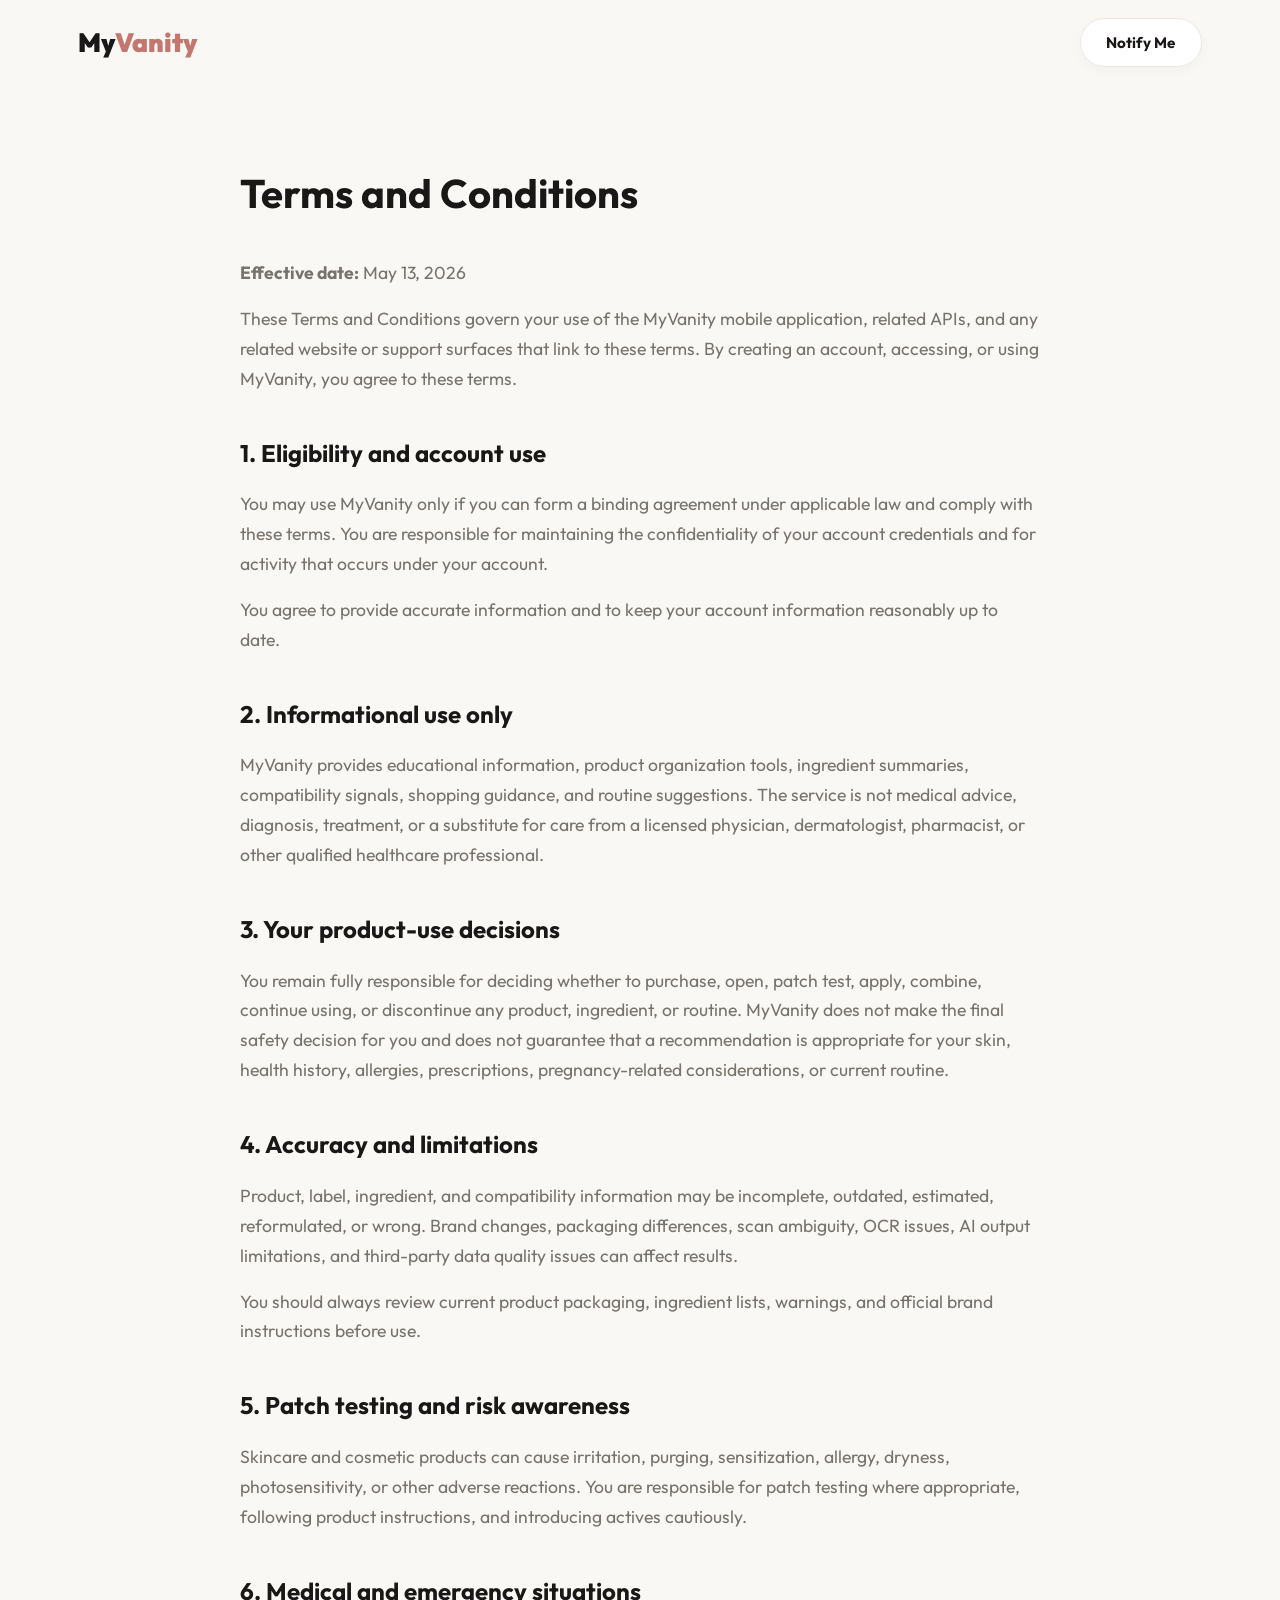
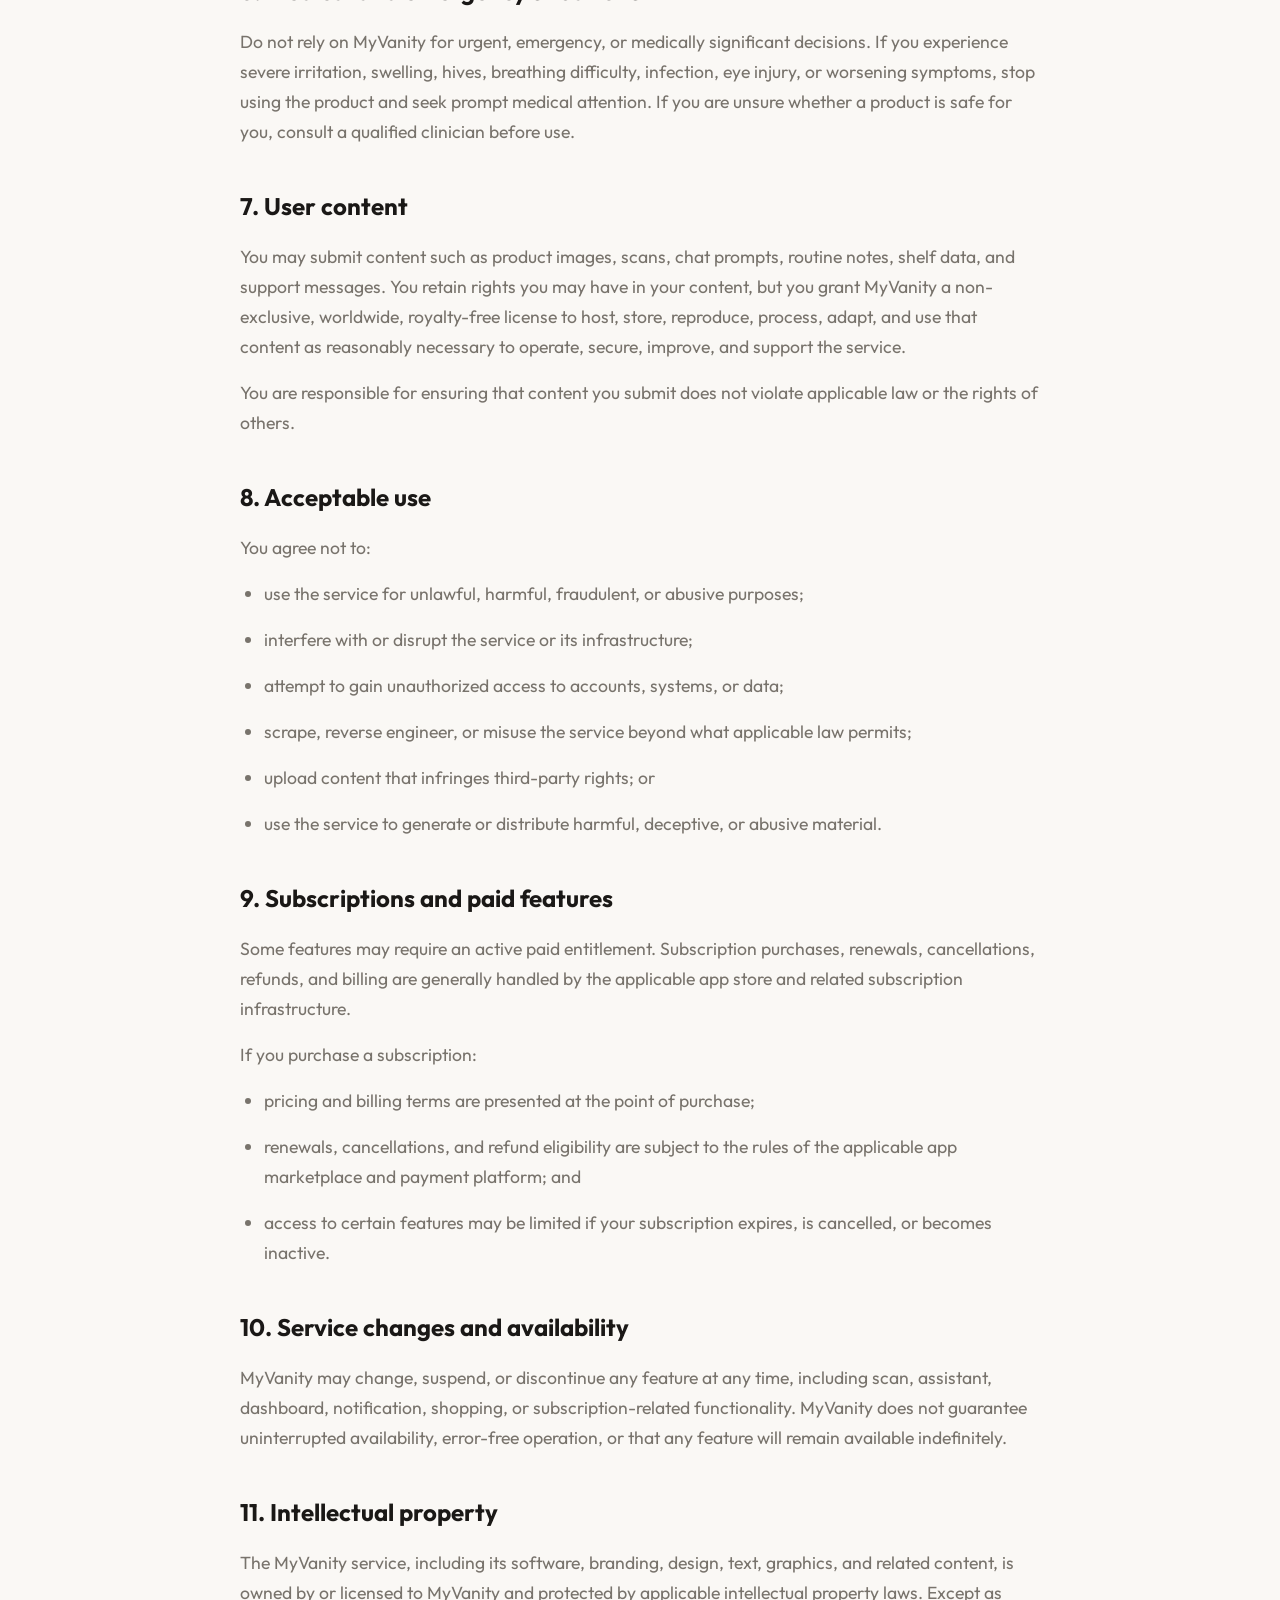
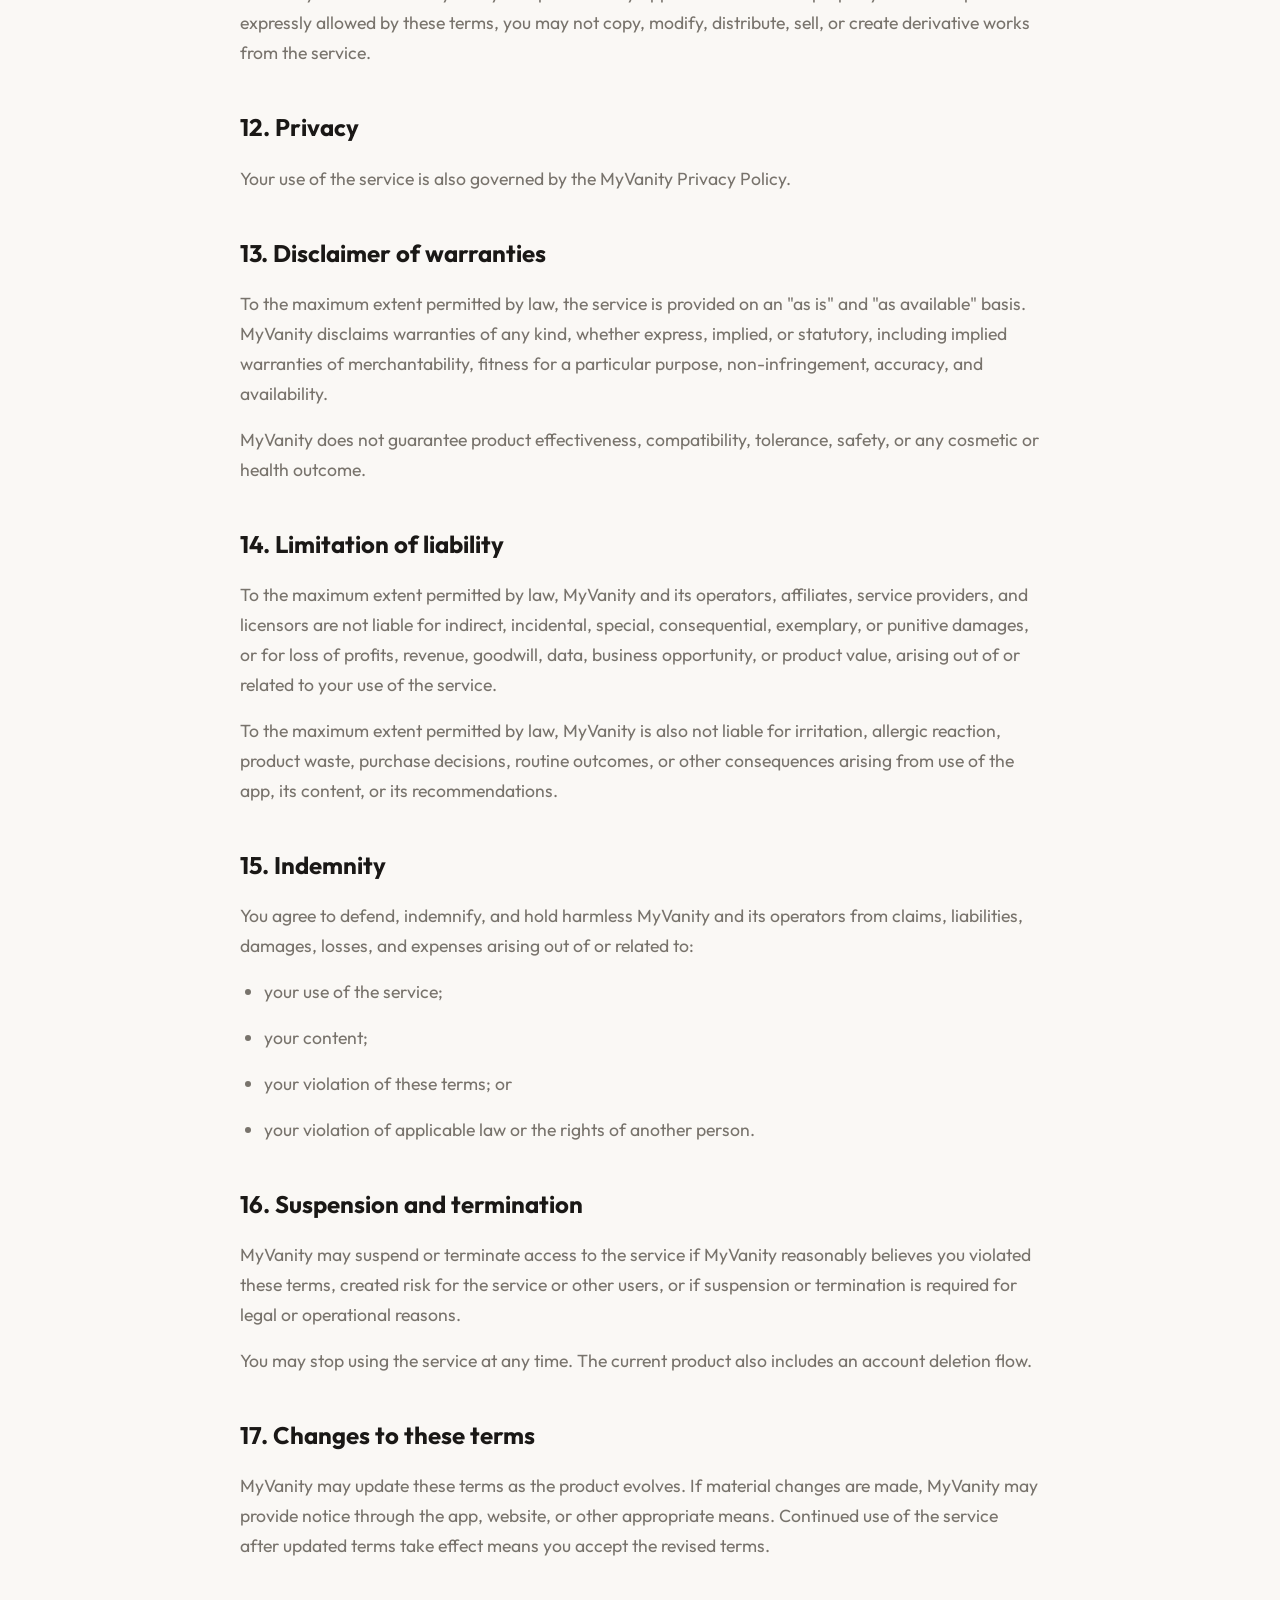
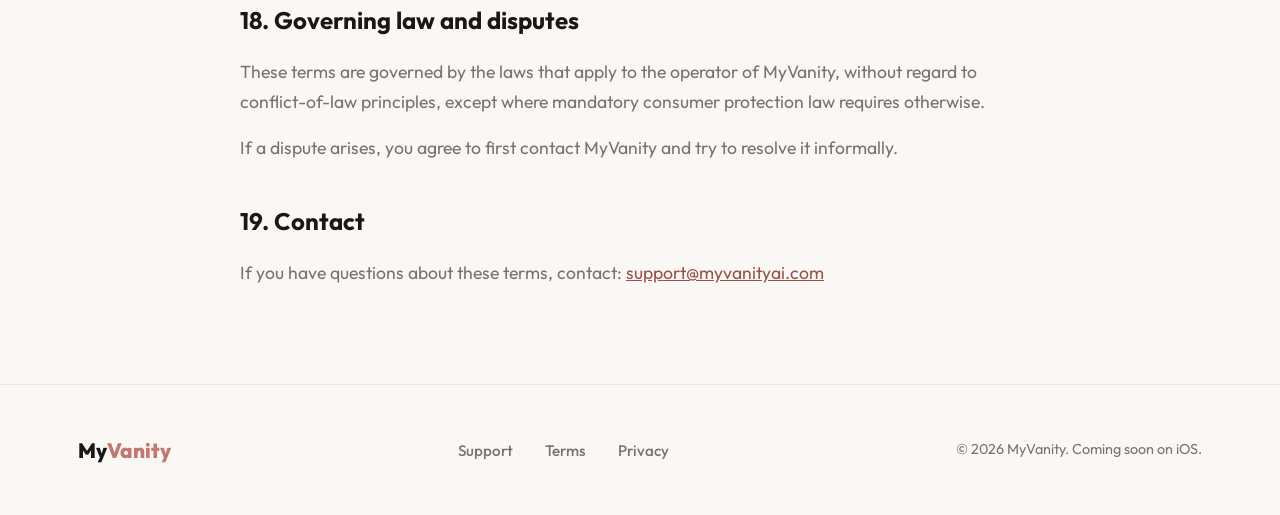
<file: terms.html>
<!DOCTYPE html>
<html lang="en">
<head>
    <meta charset="UTF-8">
    <meta name="viewport" content="width=device-width, initial-scale=1.0">
    <title>Terms and Conditions – MyVanity</title>
    <!-- Google Fonts -->
    <link rel="preconnect" href="https://fonts.googleapis.com">
    <link rel="preconnect" href="https://fonts.gstatic.com" crossorigin>
    <link href="https://fonts.googleapis.com/css2?family=Outfit:wght@400;500;600;700;800;900&display=swap" rel="stylesheet">
    <link rel="stylesheet" href="styles.css">
</head>
<body>
    <!-- ===== HEADER ===== -->
    <header id="site-header">
        <div class="container header-inner">
            <a href="index.html" class="logo" style="text-decoration:none;">My<span>Vanity</span></a>
            <a href="index.html#download" class="nav-cta">Notify Me</a>
        </div>
    </header>

    <main class="legal-page">
        <h1>Terms and Conditions</h1>
        <p><strong>Effective date:</strong> May 13, 2026</p>
        <p>These Terms and Conditions govern your use of the MyVanity mobile application, related APIs, and any related website or support surfaces that link to these terms. By creating an account, accessing, or using MyVanity, you agree to these terms.</p>

        <h2>1. Eligibility and account use</h2>
        <p>You may use MyVanity only if you can form a binding agreement under applicable law and comply with these terms. You are responsible for maintaining the confidentiality of your account credentials and for activity that occurs under your account.</p>
        <p>You agree to provide accurate information and to keep your account information reasonably up to date.</p>

        <h2>2. Informational use only</h2>
        <p>MyVanity provides educational information, product organization tools, ingredient summaries, compatibility signals, shopping guidance, and routine suggestions. The service is not medical advice, diagnosis, treatment, or a substitute for care from a licensed physician, dermatologist, pharmacist, or other qualified healthcare professional.</p>

        <h2>3. Your product-use decisions</h2>
        <p>You remain fully responsible for deciding whether to purchase, open, patch test, apply, combine, continue using, or discontinue any product, ingredient, or routine. MyVanity does not make the final safety decision for you and does not guarantee that a recommendation is appropriate for your skin, health history, allergies, prescriptions, pregnancy-related considerations, or current routine.</p>

        <h2>4. Accuracy and limitations</h2>
        <p>Product, label, ingredient, and compatibility information may be incomplete, outdated, estimated, reformulated, or wrong. Brand changes, packaging differences, scan ambiguity, OCR issues, AI output limitations, and third-party data quality issues can affect results.</p>
        <p>You should always review current product packaging, ingredient lists, warnings, and official brand instructions before use.</p>

        <h2>5. Patch testing and risk awareness</h2>
        <p>Skincare and cosmetic products can cause irritation, purging, sensitization, allergy, dryness, photosensitivity, or other adverse reactions. You are responsible for patch testing where appropriate, following product instructions, and introducing actives cautiously.</p>

        <h2>6. Medical and emergency situations</h2>
        <p>Do not rely on MyVanity for urgent, emergency, or medically significant decisions. If you experience severe irritation, swelling, hives, breathing difficulty, infection, eye injury, or worsening symptoms, stop using the product and seek prompt medical attention. If you are unsure whether a product is safe for you, consult a qualified clinician before use.</p>

        <h2>7. User content</h2>
        <p>You may submit content such as product images, scans, chat prompts, routine notes, shelf data, and support messages. You retain rights you may have in your content, but you grant MyVanity a non-exclusive, worldwide, royalty-free license to host, store, reproduce, process, adapt, and use that content as reasonably necessary to operate, secure, improve, and support the service.</p>
        <p>You are responsible for ensuring that content you submit does not violate applicable law or the rights of others.</p>

        <h2>8. Acceptable use</h2>
        <p>You agree not to:</p>
        <ul>
            <li>use the service for unlawful, harmful, fraudulent, or abusive purposes;</li>
            <li>interfere with or disrupt the service or its infrastructure;</li>
            <li>attempt to gain unauthorized access to accounts, systems, or data;</li>
            <li>scrape, reverse engineer, or misuse the service beyond what applicable law permits;</li>
            <li>upload content that infringes third-party rights; or</li>
            <li>use the service to generate or distribute harmful, deceptive, or abusive material.</li>
        </ul>

        <h2>9. Subscriptions and paid features</h2>
        <p>Some features may require an active paid entitlement. Subscription purchases, renewals, cancellations, refunds, and billing are generally handled by the applicable app store and related subscription infrastructure.</p>
        <p>If you purchase a subscription:</p>
        <ul>
            <li>pricing and billing terms are presented at the point of purchase;</li>
            <li>renewals, cancellations, and refund eligibility are subject to the rules of the applicable app marketplace and payment platform; and</li>
            <li>access to certain features may be limited if your subscription expires, is cancelled, or becomes inactive.</li>
        </ul>

        <h2>10. Service changes and availability</h2>
        <p>MyVanity may change, suspend, or discontinue any feature at any time, including scan, assistant, dashboard, notification, shopping, or subscription-related functionality. MyVanity does not guarantee uninterrupted availability, error-free operation, or that any feature will remain available indefinitely.</p>

        <h2>11. Intellectual property</h2>
        <p>The MyVanity service, including its software, branding, design, text, graphics, and related content, is owned by or licensed to MyVanity and protected by applicable intellectual property laws. Except as expressly allowed by these terms, you may not copy, modify, distribute, sell, or create derivative works from the service.</p>

        <h2>12. Privacy</h2>
        <p>Your use of the service is also governed by the MyVanity Privacy Policy.</p>

        <h2>13. Disclaimer of warranties</h2>
        <p>To the maximum extent permitted by law, the service is provided on an "as is" and "as available" basis. MyVanity disclaims warranties of any kind, whether express, implied, or statutory, including implied warranties of merchantability, fitness for a particular purpose, non-infringement, accuracy, and availability.</p>
        <p>MyVanity does not guarantee product effectiveness, compatibility, tolerance, safety, or any cosmetic or health outcome.</p>

        <h2>14. Limitation of liability</h2>
        <p>To the maximum extent permitted by law, MyVanity and its operators, affiliates, service providers, and licensors are not liable for indirect, incidental, special, consequential, exemplary, or punitive damages, or for loss of profits, revenue, goodwill, data, business opportunity, or product value, arising out of or related to your use of the service.</p>
        <p>To the maximum extent permitted by law, MyVanity is also not liable for irritation, allergic reaction, product waste, purchase decisions, routine outcomes, or other consequences arising from use of the app, its content, or its recommendations.</p>

        <h2>15. Indemnity</h2>
        <p>You agree to defend, indemnify, and hold harmless MyVanity and its operators from claims, liabilities, damages, losses, and expenses arising out of or related to:</p>
        <ul>
            <li>your use of the service;</li>
            <li>your content;</li>
            <li>your violation of these terms; or</li>
            <li>your violation of applicable law or the rights of another person.</li>
        </ul>

        <h2>16. Suspension and termination</h2>
        <p>MyVanity may suspend or terminate access to the service if MyVanity reasonably believes you violated these terms, created risk for the service or other users, or if suspension or termination is required for legal or operational reasons.</p>
        <p>You may stop using the service at any time. The current product also includes an account deletion flow.</p>

        <h2>17. Changes to these terms</h2>
        <p>MyVanity may update these terms as the product evolves. If material changes are made, MyVanity may provide notice through the app, website, or other appropriate means. Continued use of the service after updated terms take effect means you accept the revised terms.</p>

        <h2>18. Governing law and disputes</h2>
        <p>These terms are governed by the laws that apply to the operator of MyVanity, without regard to conflict-of-law principles, except where mandatory consumer protection law requires otherwise.</p>
        <p>If a dispute arises, you agree to first contact MyVanity and try to resolve it informally.</p>

        <h2>19. Contact</h2>
        <p>If you have questions about these terms, contact: <a href="mailto:support@myvanityai.com">support@myvanityai.com</a></p>
    </main>

    <!-- ===== FOOTER ===== -->
    <footer>
        <div class="container footer-inner">
            <a href="index.html" class="footer-logo" style="text-decoration:none;">My<span>Vanity</span></a>
            <div class="footer-links">
                <a href="support.html">Support</a>
                <a href="terms.html">Terms</a>
                <a href="privacy-policy.html">Privacy</a>
            </div>
            <p class="copyright">© 2026 MyVanity. Coming soon on iOS.</p>
        </div>
    </footer>

    <script src="script.js"></script>
</body>
</html>
</file>
<file: styles.css>
/* ===================================================
   MyVanity Landing Page — Premium Redesign
   =================================================== */

/* ---------- Design Tokens ---------- */
:root {
    /* Light hero palette */
    --hero-bg: #FAF8F5;
    --hero-surface: #FFFFFF;
    --hero-border: #EDE7DF;
    --hero-text: #1A1816;
    --hero-muted: #78736C;

    /* Light content palette */
    --bg-light: #FAF8F5;
    --bg-warm: #F3EDE6;
    --surface: #FFFFFF;
    --surface-border: #EDE7DF;
    --surface-shadow: 0 8px 32px rgba(0, 0, 0, 0.06);

    /* Text */
    --text-primary: #1A1816;
    --text-secondary: #78736C;

    /* Accent */
    --accent: #C4776E;
    --accent-light: #E8A89F;
    --accent-dark: #9A5249;
    --accent-glow: rgba(196, 119, 110, 0.35);

    /* Active ingredient colors */
    --color-retinoid: #C4776E;
    --color-aha: #E89A52;
    --color-bha: #6C7BD4;
    --color-bp: #D65A4A;

    /* Type */
    --font: 'Outfit', -apple-system, BlinkMacSystemFont, sans-serif;
    --radius-sm: 14px;
    --radius-md: 22px;
    --radius-lg: 32px;
    --radius-xl: 40px;
}

/* ---------- Reset ---------- */
*,
*::before,
*::after {
    margin: 0;
    padding: 0;
    box-sizing: border-box;
}

html {
    scroll-behavior: smooth;
}

body {
    font-family: var(--font);
    color: var(--text-primary);
    line-height: 1.65;
    overflow-x: hidden;
    -webkit-font-smoothing: antialiased;
    -moz-osx-font-smoothing: grayscale;
    background: var(--hero-bg);
}

img {
    display: block;
    max-width: 100%;
}

a {
    text-decoration: none;
    color: inherit;
}

.container {
    max-width: 1220px;
    margin: 0 auto;
    padding: 0 clamp(1.25rem, 4vw, 3rem);
}

/* ---------- Scroll-reveal utility ---------- */
.reveal {
    opacity: 0;
    transform: translateY(40px);
    transition: opacity 0.8s cubic-bezier(.16, 1, .3, 1), transform 0.8s cubic-bezier(.16, 1, .3, 1);
}

.reveal.visible {
    opacity: 1;
    transform: translateY(0);
}

.no-js .reveal {
    opacity: 1;
    transform: none;
}

.reveal-delay-1 {
    transition-delay: .1s;
}

.reveal-delay-2 {
    transition-delay: .2s;
}

.reveal-delay-3 {
    transition-delay: .3s;
}

.reveal-delay-4 {
    transition-delay: .4s;
}

/* ===================================================
   HEADER
   =================================================== */
header {
    position: fixed;
    top: 0;
    left: 0;
    width: 100%;
    z-index: 200;
    padding: 1.1rem 0;
    transition: background .4s ease, border-color .4s ease, box-shadow .4s ease;
    border-bottom: 1px solid transparent;
}

header.scrolled {
    background: rgba(250, 248, 245, 0.85);
    backdrop-filter: blur(18px) saturate(1.4);
    -webkit-backdrop-filter: blur(18px) saturate(1.4);
    border-bottom-color: var(--surface-border);
    box-shadow: 0 4px 30px rgba(0, 0, 0, 0.05);
}

.header-inner {
    display: flex;
    justify-content: space-between;
    align-items: center;
    gap: 1rem;
    min-width: 0;
}

.logo {
    font-size: 1.65rem;
    font-weight: 900;
    letter-spacing: 0;
    color: var(--text-primary);
}

.logo span {
    color: var(--accent);
}

.nav-cta {
    display: inline-flex;
    align-items: center;
    gap: 8px;
    padding: .7rem 1.6rem;
    border-radius: 30px;
    font-weight: 700;
    font-size: .95rem;
    background: #fff;
    border: 1px solid var(--surface-border);
    color: var(--text-primary);
    box-shadow: 0 4px 12px rgba(0, 0, 0, 0.03);
    transition: all .3s ease;
    flex-shrink: 0;
}

.nav-cta:hover {
    background: var(--text-primary);
    border-color: var(--text-primary);
    transform: translateY(-2px);
    box-shadow: 0 8px 24px rgba(0, 0, 0, 0.1);
    color: #fff;
}

/* ===================================================
   HERO
   =================================================== */
.hero-section {
    position: relative;
    min-height: 100vh;
    display: flex;
    flex-direction: column;
    align-items: center;
    justify-content: center;
    padding: 8rem 0 5rem;
    background:
        radial-gradient(ellipse 80% 50% at 50% 0%, rgba(196, 119, 110, 0.10) 0%, transparent 60%),
        radial-gradient(ellipse 60% 60% at 80% 80%, rgba(108, 123, 212, 0.06) 0%, transparent 50%),
        var(--hero-bg);
    overflow: hidden;
    text-align: center;
}

.hero-section .container {
    position: relative;
    z-index: 1;
    width: 100%;
}

/* Subtle grid background */
.hero-section::before {
    content: '';
    position: absolute;
    inset: 0;
    background-image:
        linear-gradient(rgba(0, 0, 0, 0.04) 1px, transparent 1px),
        linear-gradient(90deg, rgba(0, 0, 0, 0.04) 1px, transparent 1px);
    background-size: 60px 60px;
    mask-image: radial-gradient(ellipse 70% 50% at 50% 40%, black 20%, transparent 70%);
    -webkit-mask-image: radial-gradient(ellipse 70% 50% at 50% 40%, black 20%, transparent 70%);
    pointer-events: none;
}

.hero-badge {
    display: inline-flex;
    align-items: center;
    gap: 8px;
    padding: .55rem 1.3rem;
    border-radius: 30px;
    font-size: .88rem;
    font-weight: 700;
    color: var(--accent-light);
    background: rgba(196, 119, 110, 0.10);
    border: 1px solid rgba(196, 119, 110, 0.18);
    margin-bottom: 2rem;
}

.hero-badge svg {
    flex-shrink: 0;
}

.hero-headline {
    font-size: clamp(2.85rem, 5.4vw, 5.1rem);
    font-weight: 900;
    line-height: 1.05;
    letter-spacing: 0;
    color: var(--hero-text);
    margin-bottom: 1.5rem;
    max-width: min(960px, 100%);
    margin-inline: auto;
    overflow-wrap: normal;
    text-wrap: balance;
}

.gradient-text {
    background: linear-gradient(135deg, var(--accent-light) 0%, var(--accent) 50%, var(--color-aha) 100%);
    background-size: 200% auto;
    -webkit-background-clip: text;
    background-clip: text;
    -webkit-text-fill-color: transparent;
    animation: shimmer 4s ease-in-out infinite;
}

@keyframes shimmer {

    0%,
    100% {
        background-position: 0% center;
    }

    50% {
        background-position: 100% center;
    }
}

.hero-sub {
    font-size: clamp(1.1rem, 1.8vw, 1.35rem);
    color: var(--hero-muted);
    max-width: 620px;
    margin: 0 auto 2.5rem;
    line-height: 1.6;
}

/* App Store button */
.app-store-btn {
    display: inline-flex;
    align-items: center;
    gap: 14px;
    padding: 1rem 2rem;
    border-radius: 16px;
    font-family: var(--font);
    background: #fff;
    color: var(--text-primary);
    box-shadow: 0 10px 30px rgba(0, 0, 0, 0.15);
    transition: all .35s cubic-bezier(.16, 1, .3, 1);
    position: relative;
    overflow: hidden;
}

.app-store-btn::after {
    content: '';
    position: absolute;
    inset: 0;
    background: linear-gradient(135deg, var(--accent), var(--accent-dark));
    opacity: 0;
    transition: opacity .35s ease;
    border-radius: inherit;
}

.app-store-btn:hover {
    transform: translateY(-3px) scale(1.03);
    box-shadow: 0 16px 40px rgba(196, 119, 110, 0.3);
    color: #fff;
}

.app-store-btn:hover::after {
    opacity: 1;
}

.app-store-btn svg,
.app-store-btn .btn-text {
    position: relative;
    z-index: 1;
}

.app-store-btn:hover svg {
    color: #fff;
}

.btn-text {
    display: flex;
    flex-direction: column;
    text-align: left;
}

.btn-text .small {
    font-size: .72rem;
    line-height: 1;
    margin-bottom: 3px;
    font-weight: 500;
    opacity: .7;
}

.btn-text .large {
    font-size: 1.3rem;
    font-weight: 700;
    line-height: 1;
    letter-spacing: 0;
}

/* Hero phone mockup */
.hero-visual {
    position: relative;
    margin-top: 4rem;
    display: flex;
    justify-content: center;
}

.phone-mockup {
    width: 280px;
    height: 580px;
    border-radius: 44px;
    background: #302e34;
    border: 3px solid #302e34;
    box-shadow:
        0 0 0 1px rgba(255, 255, 255, 0.06),
        0 40px 80px rgba(0, 0, 0, 0.5),
        0 0 120px var(--accent-glow);
    position: relative;
    padding: 5px;
    overflow: hidden;
    display: flex;
    align-items: center;
    justify-content: center;
}

.phone-mockup::before {
    content: '';
    position: absolute;
    top: 22px;
    left: 50%;
    transform: translateX(-50%);
    width: 104px;
    height: 28px;
    border-radius: 20px;
    background: #0C0B10;
    z-index: 3;
}

.phone-mockup img {
    width: 100%;
    height: 100%;
    object-fit: cover;
    object-position: center top;
    border-radius: 34px;
    background: #fbf8f4;
}

.phone-screen {
    width: 100%;
    height: 100%;
    border-radius: 41px;
    padding: 50px 18px 20px;
    background: linear-gradient(180deg, #1C1A22 0%, #12111A 100%);
    display: flex;
    flex-direction: column;
    align-items: center;
    gap: 14px;
}

.phone-screen-title {
    color: #fff;
    font-size: .82rem;
    font-weight: 700;
    opacity: .8;
    letter-spacing: .5px;
}

.phone-product-list {
    width: 100%;
    display: flex;
    flex-direction: column;
    gap: 8px;
}

.phone-product-item {
    display: flex;
    align-items: center;
    gap: 10px;
    padding: 10px 12px;
    border-radius: 12px;
    background: rgba(255, 255, 255, 0.05);
    border: 1px solid rgba(255, 255, 255, 0.06);
}

.phone-dot {
    width: 10px;
    height: 10px;
    border-radius: 50%;
    flex-shrink: 0;
}

.phone-product-name {
    font-size: .72rem;
    color: rgba(255, 255, 255, .7);
    font-weight: 500;
}

.phone-product-tag {
    margin-left: auto;
    font-size: .62rem;
    padding: 3px 8px;
    border-radius: 6px;
    font-weight: 700;
    text-transform: uppercase;
    letter-spacing: .5px;
}

.tag-danger {
    background: rgba(214, 90, 74, 0.15);
    color: #F07060;
}

.tag-warning {
    background: rgba(232, 154, 82, 0.15);
    color: #E89A52;
}

.tag-safe {
    background: rgba(92, 180, 100, 0.15);
    color: #5CB464;
}

/* Floating mascot near phone */
.hero-mascot-float {
    position: absolute;
    right: -60px;
    bottom: 40px;
    width: 130px;
    animation: float-mascot 3.5s ease-in-out infinite;
    z-index: 5;
    filter: drop-shadow(0 10px 30px rgba(0, 0, 0, 0.3));
}

@keyframes float-mascot {

    0%,
    100% {
        transform: translateY(0) rotate(0deg);
    }

    50% {
        transform: translateY(-12px) rotate(2deg);
    }
}

/* Phone glow */
.phone-glow {
    position: absolute;
    width: 400px;
    height: 200px;
    bottom: -80px;
    left: 50%;
    transform: translateX(-50%);
    background: radial-gradient(ellipse, var(--accent-glow) 0%, transparent 70%);
    filter: blur(40px);
    pointer-events: none;
    z-index: 0;
}

/* Stats row */
.hero-stats {
    display: flex;
    gap: 1rem;
    margin-top: 3.5rem;
    justify-content: center;
    flex-wrap: wrap;
}

.stat-pill {
    display: flex;
    flex-direction: column;
    align-items: center;
    padding: 1.1rem 2rem;
    border-radius: 20px;
    background: var(--hero-surface);
    border: 1px solid var(--hero-border);
    backdrop-filter: blur(12px);
    min-width: 160px;
}

.stat-num {
    font-size: 1.55rem;
    font-weight: 900;
    color: var(--hero-text);
    letter-spacing: 0;
}

.stat-label {
    font-size: .82rem;
    color: var(--hero-muted);
    font-weight: 500;
    margin-top: 2px;
}

/* Hero → Light transition */
.section-transition-dark {
    height: 120px;
    background: linear-gradient(180deg, var(--hero-bg) 0%, var(--bg-light) 100%);
}

/* ===================================================
   PROBLEM SECTION
   =================================================== */
.problem-section {
    background: var(--bg-light);
    padding: 10rem 0 8rem;
}

.problem-grid {
    display: grid;
    grid-template-columns: 1fr 1fr;
    gap: 4rem;
    align-items: center;
}

.problem-visual {
    position: relative;
    background: var(--surface);
    border: 1px solid var(--surface-border);
    border-radius: var(--radius-lg);
    padding: 2.5rem;
    box-shadow: var(--surface-shadow);
    overflow: hidden;
}

.problem-visual::before {
    content: '';
    position: absolute;
    top: 0;
    left: 0;
    right: 0;
    height: 3px;
    background: linear-gradient(90deg, var(--color-retinoid), var(--color-aha), var(--color-bp));
}

.conflict-alert {
    display: flex;
    align-items: center;
    gap: 12px;
    padding: 1rem 1.3rem;
    border-radius: 14px;
    font-size: 1rem;
    font-weight: 700;
    margin-bottom: .75rem;
    transition: transform .3s ease;
}

.conflict-alert.danger {
    background: #FDF2F0;
    border: 1px solid #F5D0CA;
    color: #C4574A;
}

.conflict-alert.warning {
    background: #FFF8F0;
    border: 1px solid #F5E0C8;
    color: #B8863A;
}

.conflict-alert svg {
    flex-shrink: 0;
}

.problem-mascot {
    width: 90px;
    margin: 1.2rem auto 0;
    animation: float-mascot 4s ease-in-out infinite;
}

.problem-text h3 {
    font-size: 2.4rem;
    font-weight: 800;
    line-height: 1.12;
    letter-spacing: 0;
    margin-bottom: 1.5rem;
}

.problem-text p {
    font-size: 1.15rem;
    color: var(--text-secondary);
    margin-bottom: 1.2rem;
    line-height: 1.7;
}

/* ===================================================
   FEATURES — Stacked Showcase
   =================================================== */
.features-section {
    background: var(--bg-light);
    padding: 2rem 0 6rem;
}

.section-label {
    display: inline-flex;
    align-items: center;
    gap: 8px;
    font-size: .85rem;
    font-weight: 700;
    text-transform: uppercase;
    letter-spacing: 1.5px;
    color: var(--accent);
    margin-bottom: 1rem;
}

.section-header {
    text-align: center;
    margin-bottom: 5rem;
    max-width: 700px;
    margin-inline: auto;
}

.section-title {
    font-size: clamp(2.2rem, 4vw, 3.2rem);
    font-weight: 900;
    letter-spacing: 0;
    line-height: 1.1;
    margin-bottom: 1.2rem;
}

.section-subtitle {
    font-size: 1.2rem;
    color: var(--text-secondary);
}

.feature-row {
    display: grid;
    grid-template-columns: 1fr 1fr;
    gap: 3.5rem;
    align-items: center;
    margin-bottom: 5rem;
}

.feature-row:last-child {
    margin-bottom: 0;
}

.feature-row.reverse .feature-visual {
    order: -1;
}

.feature-visual {
    display: flex;
    justify-content: center;
    align-items: center;
    position: relative;
}

.feature-img-wrap {
    position: relative;
    width: 320px;
    height: 320px;
    display: flex;
    align-items: center;
    justify-content: center;
}

.feature-img-wrap::before {
    content: '';
    position: absolute;
    inset: -10%;
    border-radius: 50%;
    background: radial-gradient(circle, var(--accent-glow) 0%, transparent 70%);
    opacity: .5;
    animation: pulse-glow 3s ease-in-out infinite;
}

@keyframes pulse-glow {

    0%,
    100% {
        transform: scale(1);
        opacity: .4;
    }

    50% {
        transform: scale(1.08);
        opacity: .7;
    }
}

.feature-img-wrap img {
    width: 100%;
    height: auto;
    position: relative;
    z-index: 2;
    filter: drop-shadow(0 12px 24px rgba(0, 0, 0, 0.12));
    transition: transform .4s cubic-bezier(.16, 1, .3, 1);
}

.feature-row:hover .feature-img-wrap img {
    transform: scale(1.06) rotate(-3deg);
}

.feature-step {
    font-size: .85rem;
    font-weight: 800;
    color: var(--accent);
    text-transform: uppercase;
    letter-spacing: 2px;
    margin-bottom: .8rem;
}

.feature-title {
    font-size: 2rem;
    font-weight: 800;
    letter-spacing: 0;
    margin-bottom: 1rem;
    line-height: 1.15;
}

.feature-desc {
    font-size: 1.1rem;
    color: var(--text-secondary);
    line-height: 1.7;
}

/* ===================================================
   RISK ENGINE — Full-Bleed Dark
   =================================================== */
.risk-section {
    background: var(--bg-light);
    position: relative;
    overflow: hidden;
}

/* Top gradient transition */
.section-transition-to-dark {
    height: 100px;
    background: linear-gradient(180deg, var(--bg-light) 0%, var(--text-primary) 100%);
}

.section-transition-to-light {
    height: 100px;
    background: linear-gradient(180deg, var(--text-primary) 0%, var(--bg-warm) 100%);
}

.risk-inner {
    padding: 6rem 0;
}

.risk-layout {
    display: grid;
    grid-template-columns: 1fr 1fr;
    gap: 4rem;
    align-items: center;
}

.risk-text h2 {
    font-size: clamp(2.2rem, 4vw, 3rem);
    font-weight: 900;
    letter-spacing: 0;
    color: var(--text-primary);
    margin-bottom: 1.5rem;
    line-height: 1.1;
}

.risk-text p {
    color: var(--text-secondary);
    font-size: 1.15rem;
    line-height: 1.7;
    max-width: 480px;
}

.risk-list {
    list-style: none;
    display: flex;
    flex-direction: column;
    gap: .9rem;
}

.risk-list li {
    display: flex;
    align-items: center;
    gap: 16px;
    padding: 1.1rem 1.8rem;
    border-radius: 16px;
    background: #fff;
    border: 1px solid var(--surface-border);
    font-size: 1.05rem;
    font-weight: 600;
    color: var(--text-primary);
    transition: all .3s ease;
    box-shadow: 0 4px 12px rgba(0, 0, 0, 0.02);
}

.risk-list li:hover {
    background: #fff;
    transform: translateX(6px);
    box-shadow: 0 8px 24px rgba(0, 0, 0, 0.06);
}

.dot {
    width: 14px;
    height: 14px;
    border-radius: 50%;
    display: inline-block;
    position: relative;
    flex-shrink: 0;
}

.dot::after {
    content: '';
    position: absolute;
    inset: -4px;
    border-radius: 50%;
    opacity: .4;
    animation: dot-pulse 2.5s ease-in-out infinite;
}

@keyframes dot-pulse {

    0%,
    100% {
        transform: scale(1);
        opacity: .3;
    }

    50% {
        transform: scale(1.5);
        opacity: .6;
    }
}

.dot.retinoid {
    background: var(--color-retinoid);
}

.dot.retinoid::after {
    background: var(--color-retinoid);
}

.dot.aha {
    background: var(--color-aha);
}

.dot.aha::after {
    background: var(--color-aha);
    animation-delay: .4s;
}

.dot.bha {
    background: var(--color-bha);
}

.dot.bha::after {
    background: var(--color-bha);
    animation-delay: .8s;
}

.dot.bp {
    background: var(--color-bp);
}

.dot.bp::after {
    background: var(--color-bp);
    animation-delay: 1.2s;
}

/* ===================================================
   SOCIAL PROOF
   =================================================== */
.proof-section {
    background: var(--bg-warm);
    padding: 7rem 0;
}

.rating-badge {
    display: inline-flex;
    align-items: center;
    gap: 8px;
    padding: .5rem 1.2rem;
    border-radius: 30px;
    background: var(--surface);
    border: 1px solid var(--surface-border);
    font-size: .9rem;
    font-weight: 700;
    color: var(--text-primary);
    margin-bottom: 1.5rem;
    box-shadow: 0 2px 8px rgba(0, 0, 0, 0.04);
}

.rating-badge .stars {
    color: #E89A52;
    letter-spacing: 1px;
}

.review-grid {
    display: grid;
    grid-template-columns: repeat(3, 1fr);
    gap: 1.5rem;
}

.review-card {
    background: var(--surface);
    border: 1px solid var(--surface-border);
    border-radius: var(--radius-md);
    padding: 2.2rem;
    box-shadow: var(--surface-shadow);
    transition: all .35s ease;
    position: relative;
    overflow: hidden;
}

.review-card::before {
    content: '';
    position: absolute;
    top: 0;
    left: 0;
    right: 0;
    height: 3px;
    border-radius: 22px 22px 0 0;
    opacity: 0;
    transition: opacity .3s ease;
}

.review-card:nth-child(1)::before {
    background: var(--color-retinoid);
}

.review-card:nth-child(2)::before {
    background: var(--color-aha);
}

.review-card:nth-child(3)::before {
    background: var(--color-bha);
}

.review-card:hover {
    transform: translateY(-6px);
    box-shadow: 0 20px 50px rgba(0, 0, 0, 0.08);
}

.review-card:hover::before {
    opacity: 1;
}

.review-header {
    display: flex;
    align-items: center;
    gap: 12px;
    margin-bottom: 1.2rem;
}

.review-avatar {
    width: 42px;
    height: 42px;
    border-radius: 50%;
    display: flex;
    align-items: center;
    justify-content: center;
    font-size: 1rem;
    font-weight: 800;
    color: #fff;
    flex-shrink: 0;
}

.review-meta {
    display: flex;
    flex-direction: column;
}

.review-author {
    font-size: .95rem;
    font-weight: 700;
    color: var(--text-primary);
}

.review-handle {
    font-size: .82rem;
    color: var(--text-secondary);
    font-weight: 500;
}

.review-stars {
    display: inline-flex;
    gap: 3px;
    font-size: 1rem;
    line-height: 1;
    margin-bottom: .8rem;
}
.review-stars .star {
    position: relative;
    display: inline-block;
    color: #E89A52;
}
.review-stars .star.empty {
    color: #E7D9D1;
}
.review-stars .star.half {
    color: #E7D9D1;
}
.review-stars .star.half::before {
    content: '★';
    position: absolute;
    inset: 0;
    width: 50%;
    overflow: hidden;
    color: #E89A52;
}

.review-text {
    font-size: 1.05rem;
    font-weight: 500;
    color: var(--text-primary);
    line-height: 1.6;
    font-style: italic;
}

/* ===================================================
   CTA — Cinematic Close
   =================================================== */
.cta-section {
    background:
        radial-gradient(ellipse 60% 40% at 50% 80%, rgba(196, 119, 110, 0.12) 0%, transparent 60%),
        var(--hero-bg);
    padding: 7rem 0;
    text-align: center;
    position: relative;
    overflow: hidden;
}

/* Grid background */
.cta-section::before {
    content: '';
    position: absolute;
    inset: 0;
    background-image:
        linear-gradient(rgba(0, 0, 0, 0.04) 1px, transparent 1px),
        linear-gradient(90deg, rgba(0, 0, 0, 0.04) 1px, transparent 1px);
    background-size: 60px 60px;
    mask-image: radial-gradient(ellipse 60% 40% at 50% 60%, black 10%, transparent 60%);
    -webkit-mask-image: radial-gradient(ellipse 60% 40% at 50% 60%, black 10%, transparent 60%);
    pointer-events: none;
}

/* Transition into CTA */
.section-transition-to-cta {
    height: 100px;
    background: linear-gradient(180deg, var(--bg-warm) 0%, var(--hero-bg) 100%);
}

.cta-mascot {
    width: clamp(155px, 10vw, 190px);
    margin: 0 auto 2.4rem;
    animation: bounce-mascot 2.5s ease-in-out infinite;
    filter: drop-shadow(0 10px 30px rgba(0, 0, 0, 0.3));
    position: relative;
    z-index: 1;
}

@keyframes bounce-mascot {

    0%,
    100% {
        transform: translateY(0) scale(1);
    }

    30% {
        transform: translateY(-16px) scale(1.04);
    }

    50% {
        transform: translateY(-8px) scale(1.02);
    }
}

.cta-headline {
    font-size: clamp(2.2rem, 4.5vw, 3.5rem);
    font-weight: 900;
    letter-spacing: 0;
    color: var(--text-primary);
    margin-bottom: 1.2rem;
    position: relative;
    z-index: 1;
}

.cta-sub {
    font-size: 1.2rem;
    color: var(--text-secondary);
    max-width: 560px;
    margin: 0 auto 3rem;
    line-height: 1.6;
    position: relative;
    z-index: 1;
}

.cta-btn-wrap {
    position: relative;
    z-index: 1;
}

.cta-btn {
    background: var(--text-primary);
    color: #fff;
    box-shadow: 0 12px 40px rgba(0, 0, 0, 0.15);
}

.cta-btn:hover {
    box-shadow: 0 20px 50px rgba(0, 0, 0, 0.25);
    background: #000;
    color: #fff;
}

/* ===================================================
   FOOTER
   =================================================== */
footer {
    background: transparent;
    border-top: 1px solid var(--surface-border);
    padding: 3rem 0;
}

.footer-inner {
    display: flex;
    justify-content: space-between;
    align-items: center;
    flex-wrap: wrap;
    gap: 1.5rem;
}

.footer-links {
    display: flex;
    gap: 2rem;
}

.footer-links a {
    color: var(--text-secondary);
    font-size: 0.95rem;
    font-weight: 500;
    transition: color 0.3s;
}

.footer-links a:hover {
    color: var(--text-primary);
}

.footer-logo {
    font-size: 1.3rem;
    font-weight: 800;
    color: var(--text-primary);
}

.footer-logo span {
    color: var(--accent);
}

.copyright {
    color: var(--text-secondary);
    font-size: .9rem;
}

/* ===================================================
   RESPONSIVE
   =================================================== */
@media (max-width: 1024px) {
    .hero-headline {
        font-size: clamp(2.75rem, 7vw, 4.4rem);
        max-width: 780px;
    }

    .problem-grid,
    .feature-row,
    .risk-layout {
        grid-template-columns: 1fr;
        gap: 2.5rem;
    }

    .feature-row.reverse .feature-visual {
        order: 0;
    }

    .feature-visual {
        order: -1;
    }

    .feature-text {
        text-align: center;
    }

    .feature-step,
    .feature-title,
    .feature-desc {
        text-align: center;
    }

    .problem-text {
        text-align: center;
    }

    .problem-text h3 {
        font-size: 2rem;
    }

    .risk-text {
        text-align: center;
    }

    .risk-text p {
        margin-inline: auto;
    }
}

@media (max-width: 768px) {
    header {
        padding: .9rem 0;
    }

    .logo {
        font-size: 1.4rem;
    }

    .nav-cta {
        padding: .6rem 1rem;
        font-size: .86rem;
    }

    .hero-section {
        min-height: auto;
        padding: 7rem 0 4.5rem;
    }

    .hero-headline {
        font-size: clamp(2.25rem, 8vw, 3.15rem);
        max-width: 12.5ch;
        overflow-wrap: break-word;
    }

    .hero-sub {
        font-size: 1.05rem;
        margin-bottom: 2rem;
    }

    .app-store-btn {
        padding: .95rem 1.45rem;
    }

    .review-grid {
        grid-template-columns: 1fr;
    }

    .hero-stats {
        flex-direction: column;
        align-items: center;
    }

    .stat-pill {
        width: 100%;
        max-width: 300px;
    }

    .phone-mockup {
        width: 240px;
        height: 500px;
        padding: 4px;
    }

    .hero-mascot-float {
        width: 90px;
        right: -30px;
        bottom: 20px;
    }

    .section-transition-dark,
    .section-transition-to-dark,
    .section-transition-to-light,
    .section-transition-to-cta {
        height: 60px;
    }
}

@media (max-width: 500px) {
    .logo {
        font-size: 1.3rem;
    }

    .nav-cta {
        padding: .55rem .9rem;
        font-size: .82rem;
    }

    .hero-headline {
        font-size: clamp(2rem, 9.2vw, 2.65rem);
        max-width: 11.5ch;
        letter-spacing: 0;
    }

    .hero-sub {
        font-size: 1rem;
    }

    .btn-text .large {
        font-size: 1.15rem;
    }

    .phone-mockup {
        width: 220px;
        height: 460px;
        border-radius: 36px;
        padding: 4px;
    }

    .phone-mockup::before {
        width: 84px;
        height: 23px;
        top: 18px;
    }

    .phone-mockup img {
        border-radius: 28px;
    }

    .phone-screen {
        border-radius: 33px;
        padding: 44px 14px 16px;
    }

    .feature-img-wrap {
        width: 180px;
        height: 180px;
    }

    .cta-mascot {
        width: 125px;
    }
}

/* ===================================================
   LEGAL PAGES
   =================================================== */
.legal-page {
    padding: 10rem 0 5rem;
    max-width: 800px;
    margin: 0 auto;
}

.legal-page h1 {
    font-size: 2.5rem;
    margin-bottom: 2rem;
    letter-spacing: 0;
}

.legal-page h2 {
    font-size: 1.5rem;
    margin-top: 2.5rem;
    margin-bottom: 1rem;
    color: var(--text-primary);
}

.legal-page p,
.legal-page li {
    font-size: 1.1rem;
    color: var(--text-secondary);
    margin-bottom: 1rem;
    line-height: 1.7;
}

.legal-page ul {
    margin-left: 1.5rem;
    margin-bottom: 1.5rem;
}

.legal-page a {
    color: var(--accent-dark);
    text-decoration: underline;
}

@media (prefers-reduced-motion: reduce) {
    html {
        scroll-behavior: auto;
    }

    *,
    *::before,
    *::after {
        animation-duration: 0.01ms !important;
        animation-iteration-count: 1 !important;
        scroll-behavior: auto !important;
        transition-duration: 0.01ms !important;
    }

    .reveal {
        opacity: 1;
        transform: none;
    }
}
</file>
